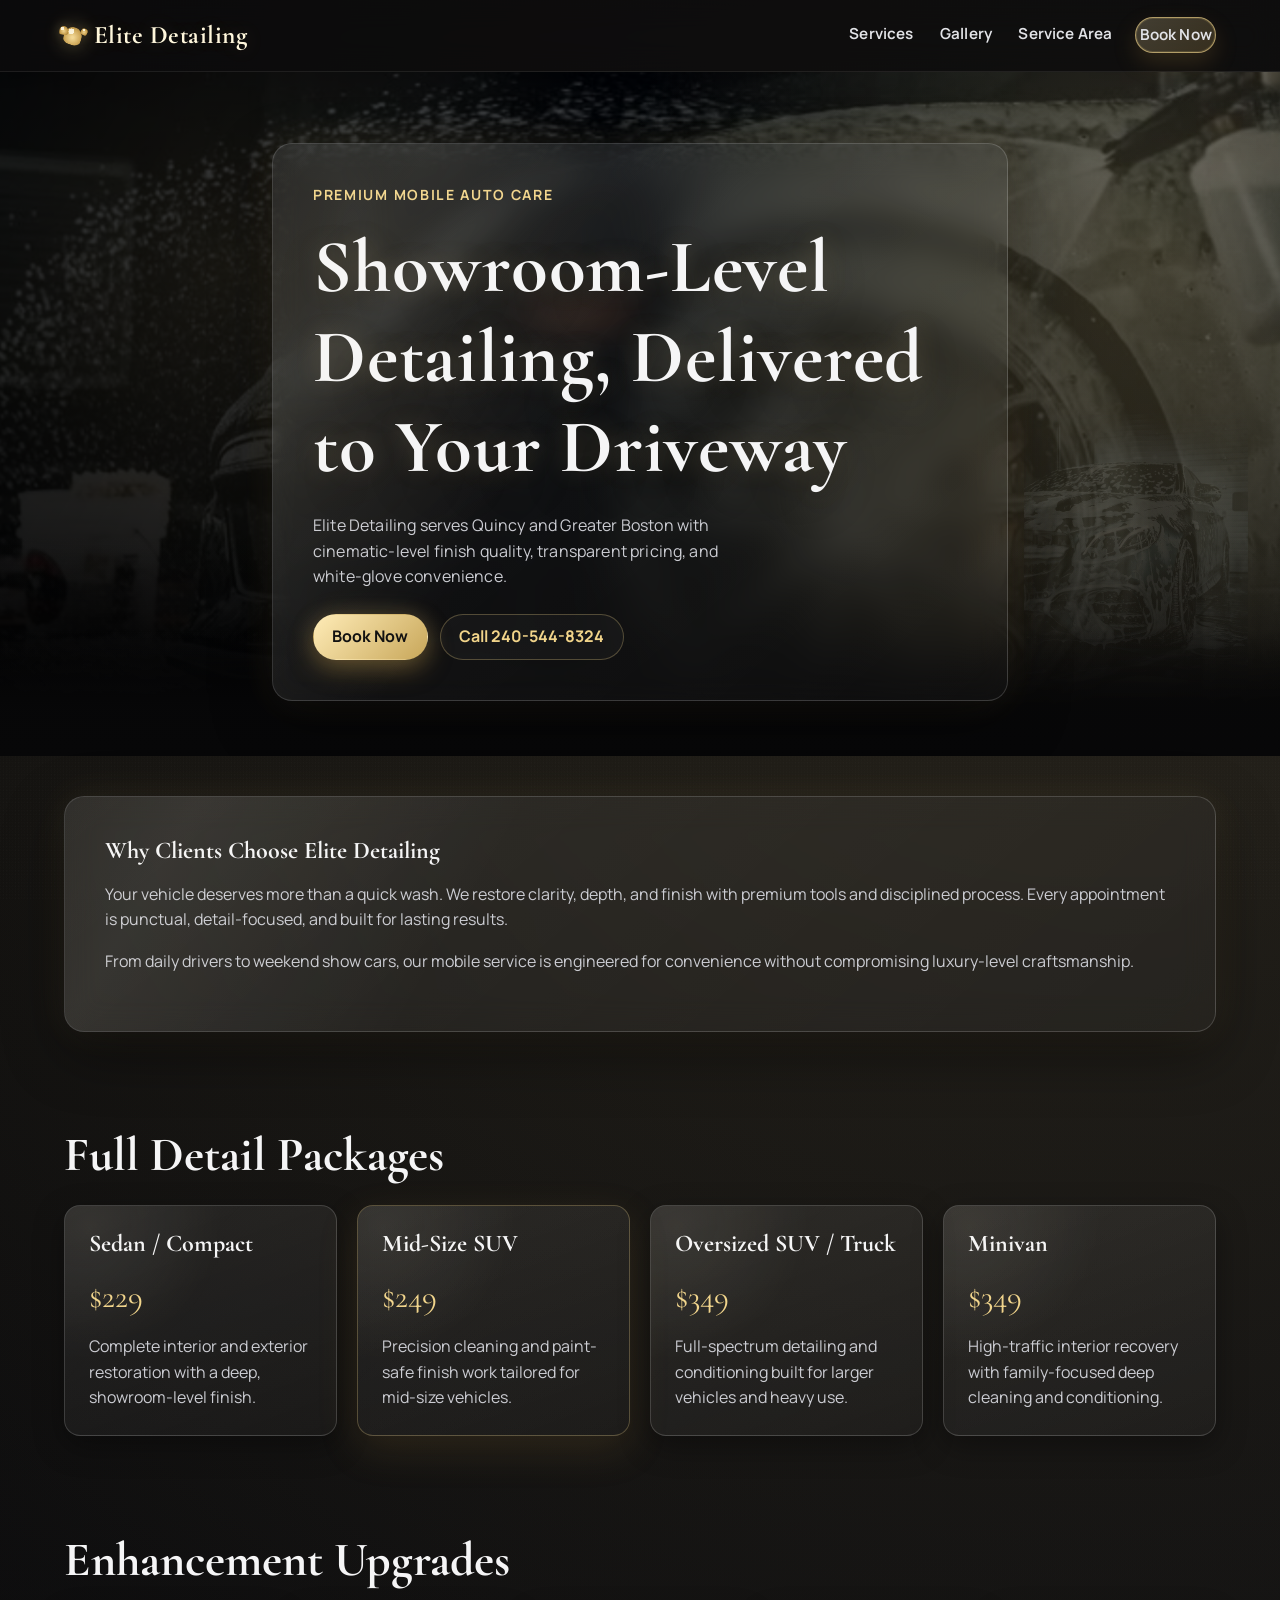
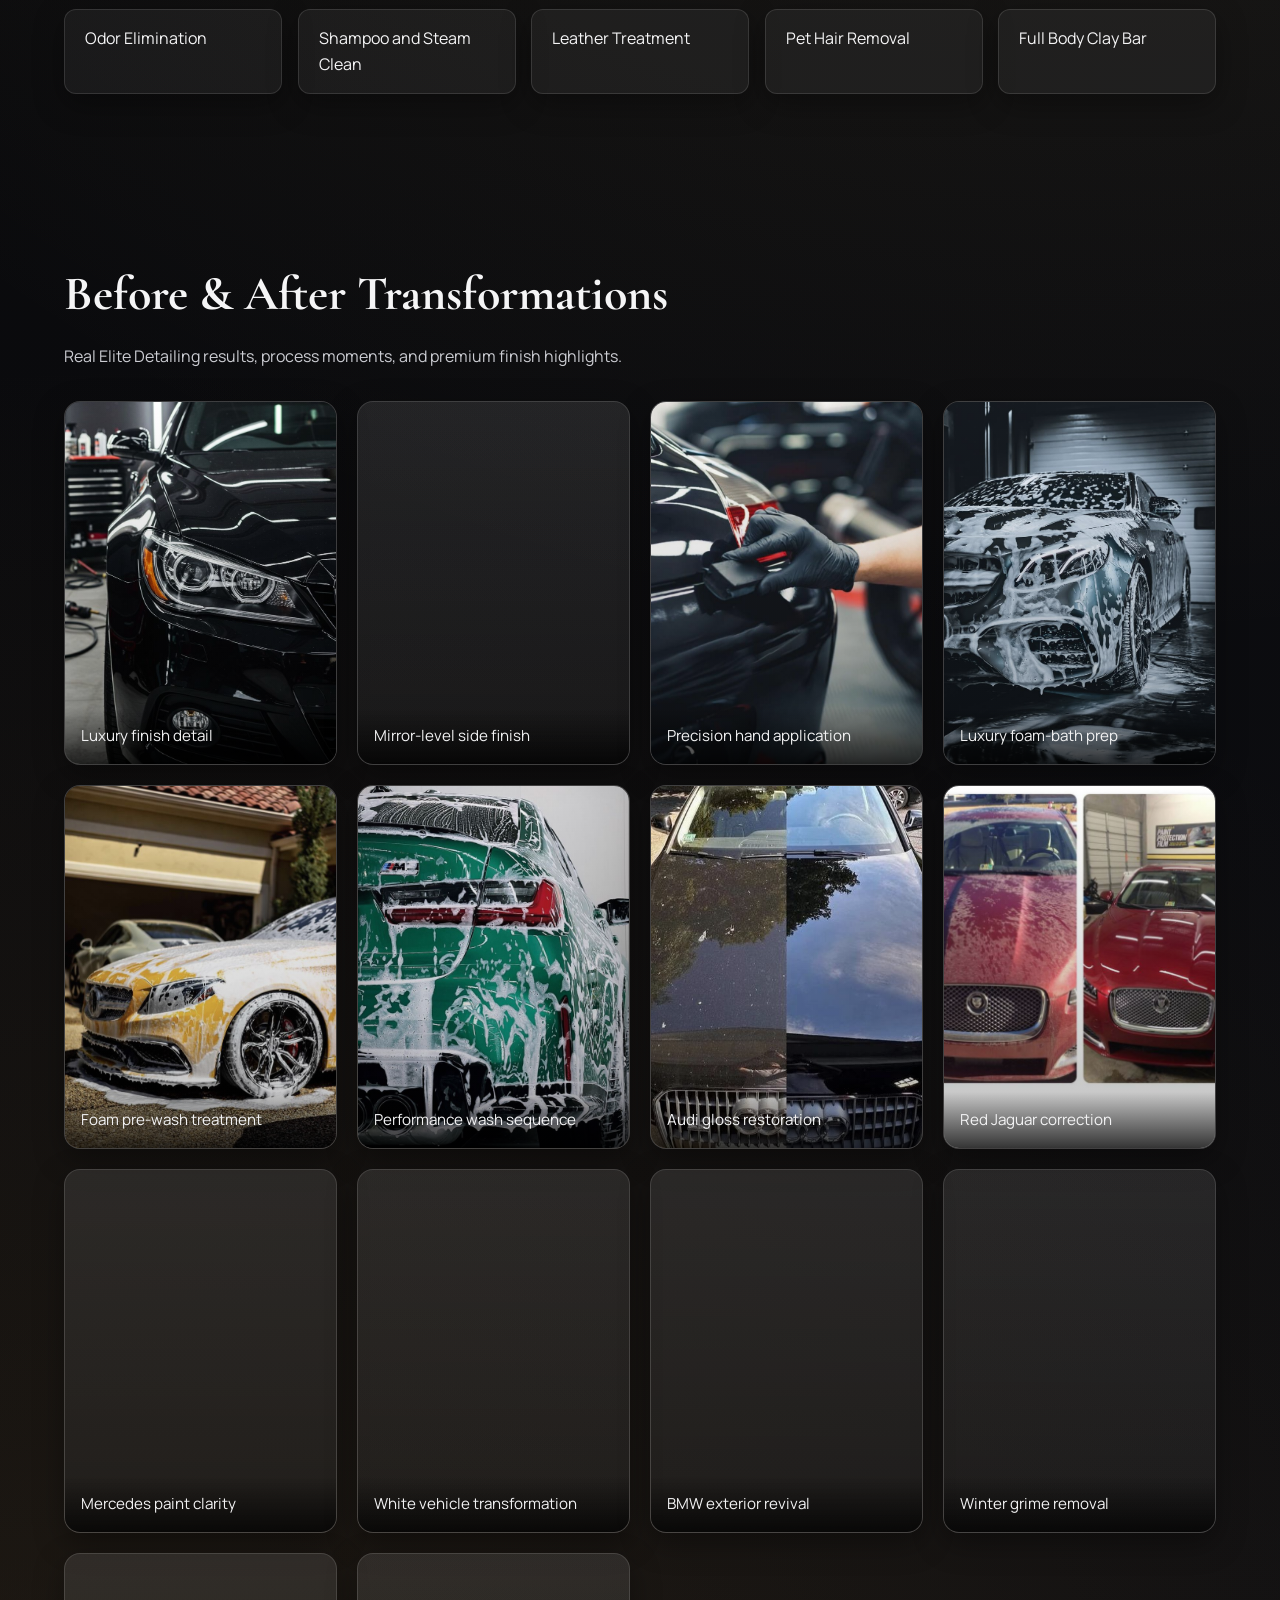
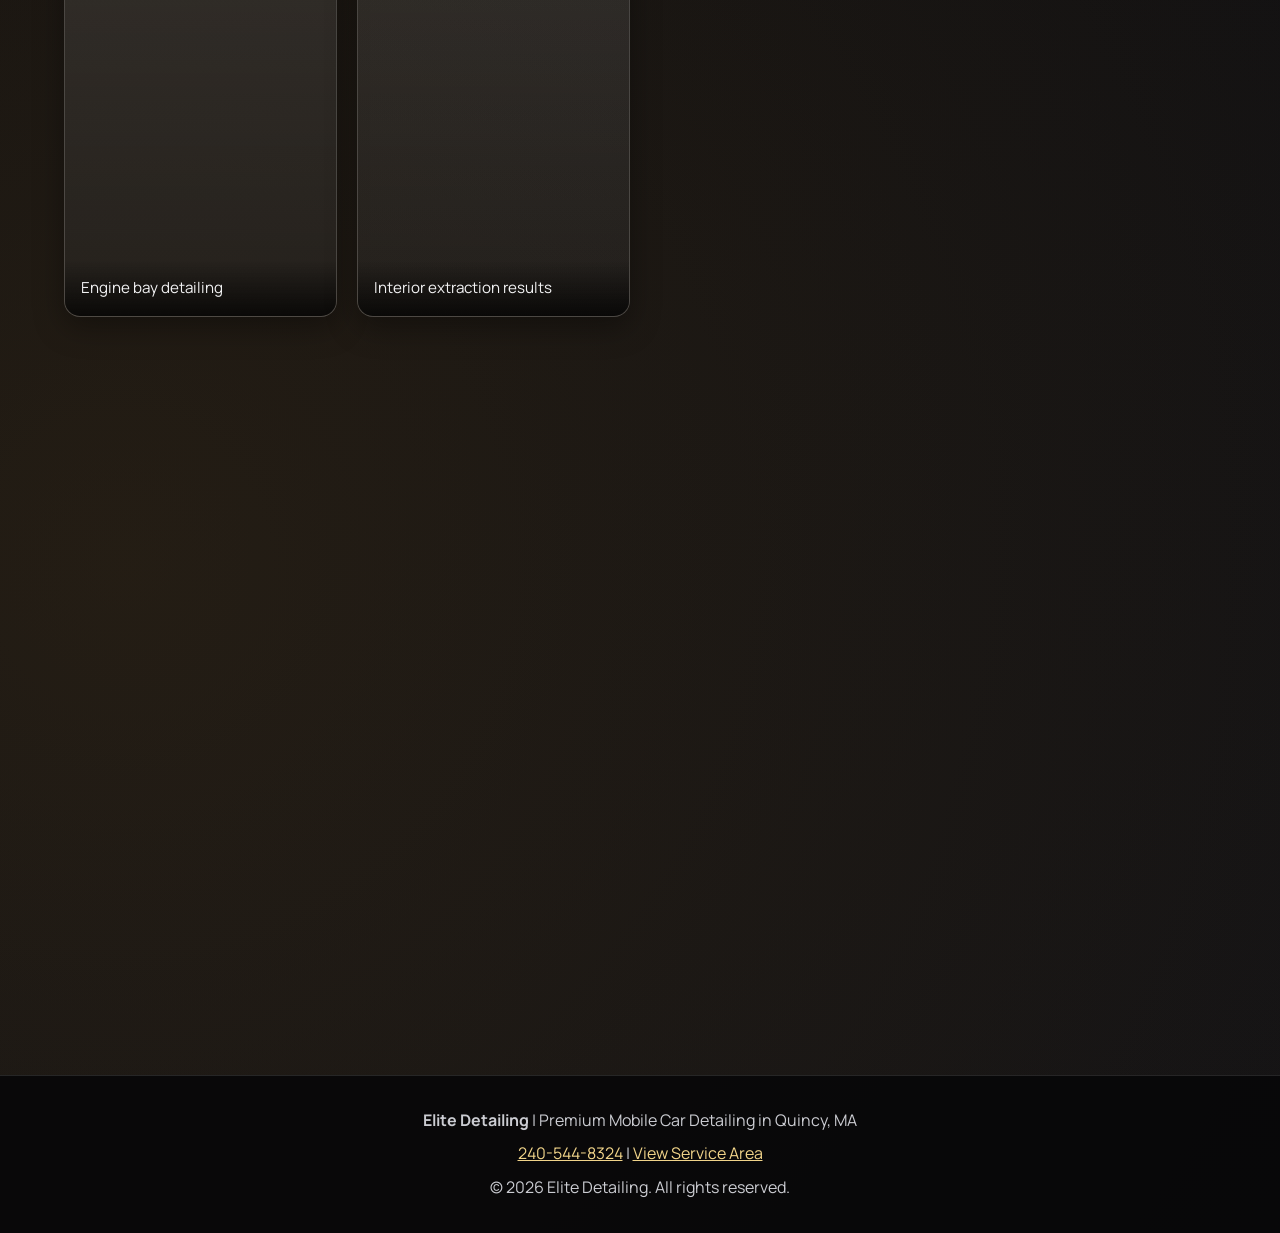
<file: index.html>
<!DOCTYPE html>
<html lang="en">
<head>
  <meta charset="UTF-8">
  <meta name="viewport" content="width=device-width, initial-scale=1">
  <title>Elite Detailing | Premium Mobile Car Detailing in Quincy, MA</title>
  <meta name="description" content="Elite Detailing delivers premium mobile car detailing in Quincy, MA and Greater Boston. Luxury interior and exterior detailing with before/after results.">
  <meta name="robots" content="index,follow">
  <link rel="canonical" href="https://elitedetailingquincy.com/">

  <meta property="og:type" content="website">
  <meta property="og:title" content="Elite Detailing | Premium Mobile Car Detailing in Quincy, MA">
  <meta property="og:description" content="Cinematic, high-end mobile detailing with showroom-level results. Serving Quincy and Greater Boston.">
  <meta property="og:url" content="https://elitedetailingquincy.com/">
  <meta property="og:image" content="https://elitedetailingquincy.com/images/og-elite-detailing.jpg">

  <meta name="twitter:card" content="summary_large_image">
  <meta name="twitter:title" content="Elite Detailing | Premium Mobile Car Detailing in Quincy, MA">
  <meta name="twitter:description" content="Premium mobile car detailing with luxury black-and-gold presentation and trusted local service.">
  <meta name="twitter:image" content="https://elitedetailingquincy.com/images/og-elite-detailing.jpg">

  <link rel="preconnect" href="https://fonts.googleapis.com">
  <link rel="preconnect" href="https://fonts.gstatic.com" crossorigin>
  <link href="https://fonts.googleapis.com/css2?family=Cormorant+Garamond:wght@500;600;700&family=Manrope:wght@400;500;700&display=swap" rel="stylesheet">
  <link rel="stylesheet" href="styles.css">

  <script type="application/ld+json">
    {
      "@context": "https://schema.org",
      "@type": "AutoDetailing",
      "name": "Elite Detailing",
      "url": "https://elitedetailingquincy.com/",
      "telephone": "+1-240-544-8324",
      "image": "https://elitedetailingquincy.com/images/og-elite-detailing.jpg",
      "description": "Premium mobile car detailing in Quincy, MA and surrounding Greater Boston areas.",
      "address": {
        "@type": "PostalAddress",
        "addressLocality": "Quincy",
        "addressRegion": "MA",
        "addressCountry": "US"
      },
      "areaServed": [
        "Quincy",
        "Braintree",
        "Weymouth",
        "Brockton",
        "Boston",
        "Canton",
        "Milton",
        "Dorchester"
      ],
      "priceRange": "$$"
    }
  </script>
</head>

<body>
  <a class="skip-link" href="#main-content">Skip to main content</a>

  <header class="site-header" role="banner" aria-label="Top navigation">
    <div class="container header-inner">
      <a class="brand" href="#top" aria-label="Elite Detailing home">
        <span class="brand-mark" aria-hidden="true"></span>
        <span class="brand-text">Elite Detailing</span>
      </a>

      <nav class="site-nav" aria-label="Primary">
        <a href="#services">Services</a>
        <a href="#gallery">Gallery</a>
        <a href="#service-area">Service Area</a>
        <!-- Final publish update: top-right Book Now button linked to Calendly -->
        <a class="header-book-btn" href="https://calendly.com/fmbamuku-hdu9/30min" target="_blank" rel="noopener noreferrer">Book Now</a>
      </nav>
    </div>
  </header>

  <main id="main-content">
    <section id="top" class="hero" aria-labelledby="hero-title">
      <div class="hero-media" aria-hidden="true">
        <!-- Restored deployed hero background image -->
        <img
          src="images/hero-detailing.jpg"
          alt=""
          width="1920"
          height="1080"
          fetchpriority="high"
          decoding="async"
        >
      </div>
      <div class="decor-accent decor-hero" aria-hidden="true">
        <!-- Decorative accent uses existing gallery image -->
        <img loading="lazy" decoding="async" width="736" height="1308" src="images/gallery-13-silver-mercedes-foam.jpg" alt="">
      </div>
      <div class="hero-overlay" aria-hidden="true"></div>

      <div class="container hero-content glass-panel reveal">
        <p class="eyebrow">Premium Mobile Auto Care</p>
        <h1 id="hero-title">Showroom-Level Detailing, Delivered to Your Driveway</h1>
        <p class="lead">
          Elite Detailing serves Quincy and Greater Boston with cinematic-level finish quality,
          transparent pricing, and white-glove convenience.
        </p>
        <div class="cta-group" id="book">
          <a href="https://calendly.com/fmbamuku-hdu9/30min" class="btn btn-primary" aria-label="Book your detailing appointment" target="_blank" rel="noopener noreferrer">Book Now</a>
          <a href="tel:2405448324" class="btn btn-secondary" aria-label="Call Elite Detailing at 240 544 8324">Call 240-544-8324</a>
        </div>
      </div>
    </section>

    <section class="section" aria-labelledby="why-title">
      <div class="container">
        <article class="glass-panel section-card reveal">
          <h2 id="why-title">Why Clients Choose Elite Detailing</h2>
          <p>
            Your vehicle deserves more than a quick wash. We restore clarity, depth, and finish with
            premium tools and disciplined process. Every appointment is punctual, detail-focused, and
            built for lasting results.
          </p>
          <p>
            From daily drivers to weekend show cars, our mobile service is engineered for convenience
            without compromising luxury-level craftsmanship.
          </p>
        </article>
      </div>
    </section>

    <section id="services" class="section" aria-labelledby="services-title">
      <div class="container">
        <h2 id="services-title" class="section-title reveal">Full Detail Packages</h2>
        <div class="card-grid" role="list" aria-label="Detailing package pricing">
          <a class="card card-link reveal" role="listitem" href="https://calendly.com/fmbamuku-hdu9/30min" target="_blank" rel="noopener noreferrer" aria-label="Book Sedan or Compact detailing package">
            <h3>Sedan / Compact</h3>
            <p class="price">$229</p>
            <p>Complete interior and exterior restoration with a deep, showroom-level finish.</p>
          </a>

          <a class="card card-link featured reveal" role="listitem" href="https://calendly.com/fmbamuku-hdu9/30min" target="_blank" rel="noopener noreferrer" aria-label="Book Mid-Size SUV detailing package">
            <h3>Mid-Size SUV</h3>
            <p class="price">$249</p>
            <p>Precision cleaning and paint-safe finish work tailored for mid-size vehicles.</p>
          </a>

          <a class="card card-link reveal" role="listitem" href="https://calendly.com/fmbamuku-hdu9/30min" target="_blank" rel="noopener noreferrer" aria-label="Book Oversized SUV or Truck detailing package">
            <h3>Oversized SUV / Truck</h3>
            <p class="price">$349</p>
            <p>Full-spectrum detailing and conditioning built for larger vehicles and heavy use.</p>
          </a>

          <a class="card card-link reveal" role="listitem" href="https://calendly.com/fmbamuku-hdu9/30min" target="_blank" rel="noopener noreferrer" aria-label="Book Minivan detailing package">
            <h3>Minivan</h3>
            <p class="price">$349</p>
            <p>High-traffic interior recovery with family-focused deep cleaning and conditioning.</p>
          </a>
        </div>
      </div>
    </section>

    <section class="section" aria-labelledby="upgrades-title">
      <div class="container">
        <h2 id="upgrades-title" class="section-title reveal">Enhancement Upgrades</h2>
        <ul class="upgrade-grid" aria-label="Detailing upgrade services">
          <li class="reveal"><a class="upgrade-link" href="https://calendly.com/fmbamuku-hdu9/30min" target="_blank" rel="noopener noreferrer">Odor Elimination</a></li>
          <li class="reveal"><a class="upgrade-link" href="https://calendly.com/fmbamuku-hdu9/30min" target="_blank" rel="noopener noreferrer">Shampoo and Steam Clean</a></li>
          <li class="reveal"><a class="upgrade-link" href="https://calendly.com/fmbamuku-hdu9/30min" target="_blank" rel="noopener noreferrer">Leather Treatment</a></li>
          <li class="reveal"><a class="upgrade-link" href="https://calendly.com/fmbamuku-hdu9/30min" target="_blank" rel="noopener noreferrer">Pet Hair Removal</a></li>
          <li class="reveal"><a class="upgrade-link" href="https://calendly.com/fmbamuku-hdu9/30min" target="_blank" rel="noopener noreferrer">Full Body Clay Bar</a></li>
          <li class="reveal"><a class="upgrade-link" href="https://calendly.com/fmbamuku-hdu9/30min" target="_blank" rel="noopener noreferrer">Headlight Restoration</a></li>
          <li class="reveal"><a class="upgrade-link" href="https://calendly.com/fmbamuku-hdu9/30min" target="_blank" rel="noopener noreferrer">Premium Hand Wax</a></li>
          <li class="reveal"><a class="upgrade-link" href="https://calendly.com/fmbamuku-hdu9/30min" target="_blank" rel="noopener noreferrer">Extra Fine Polish</a></li>
        </ul>
      </div>
    </section>

    <section id="gallery" class="section" aria-labelledby="gallery-title">
      <div class="container">
        <h2 id="gallery-title" class="section-title reveal">Before &amp; After Transformations</h2>
        <p class="section-intro reveal">
          Real Elite Detailing results, process moments, and premium finish highlights.
        </p>

        <div class="gallery-grid" role="list" aria-label="Elite Detailing work gallery">
          <figure class="gallery-item reveal" role="listitem">
            <!-- Luxury Rank 1: Luxury black car -->
            <a class="gallery-link" href="https://calendly.com/fmbamuku-hdu9/30min" target="_blank" rel="noopener noreferrer">
              <img loading="lazy" decoding="async" width="736" height="1308" src="images/gallery-01-luxury-black-car.jpg" alt="Luxury black car with deep gloss finish under studio lights">
            </a>
            <figcaption>Luxury finish detail</figcaption>
          </figure>

          <figure class="gallery-item reveal" role="listitem">
            <!-- Luxury Rank 2: Premium gloss side profile -->
            <a class="gallery-link" href="https://calendly.com/fmbamuku-hdu9/30min" target="_blank" rel="noopener noreferrer">
              <img loading="lazy" decoding="async" width="704" height="1248" src="images/gallery-09-gloss-side-profile.jpg" alt="Dark vehicle side profile with mirror-like gloss finish">
            </a>
            <figcaption>Mirror-level side finish</figcaption>
          </figure>

          <figure class="gallery-item reveal" role="listitem">
            <!-- Luxury Rank 3: Detailing hand applying product -->
            <a class="gallery-link" href="https://calendly.com/fmbamuku-hdu9/30min" target="_blank" rel="noopener noreferrer">
              <img loading="lazy" decoding="async" width="736" height="1308" src="images/gallery-02-hand-applying-product.jpg" alt="Detailer applying finishing product by hand on a dark vehicle">
            </a>
            <figcaption>Precision hand application</figcaption>
          </figure>

          <figure class="gallery-item reveal" role="listitem">
            <!-- Luxury Rank 4: Silver Mercedes foam wash -->
            <a class="gallery-link" href="https://calendly.com/fmbamuku-hdu9/30min" target="_blank" rel="noopener noreferrer">
              <img loading="lazy" decoding="async" width="736" height="1308" src="images/gallery-13-silver-mercedes-foam.jpg" alt="Silver Mercedes in foam wash bay before hand-detailing stage">
            </a>
            <figcaption>Luxury foam-bath prep</figcaption>
          </figure>

          <figure class="gallery-item reveal" role="listitem">
            <!-- Luxury Rank 5: Yellow Mercedes foam wash -->
            <a class="gallery-link" href="https://calendly.com/fmbamuku-hdu9/30min" target="_blank" rel="noopener noreferrer">
              <img loading="lazy" decoding="async" width="736" height="736" src="images/gallery-12-yellow-mercedes-foam.jpg" alt="Yellow Mercedes covered in foam during premium wash service">
            </a>
            <figcaption>Foam pre-wash treatment</figcaption>
          </figure>

          <figure class="gallery-item reveal" role="listitem">
            <!-- Luxury Rank 6: Green BMW foam wash -->
            <a class="gallery-link" href="https://calendly.com/fmbamuku-hdu9/30min" target="_blank" rel="noopener noreferrer">
              <img loading="lazy" decoding="async" width="704" height="1248" src="images/gallery-14-green-bmw-foam.jpg" alt="Green BMW rear view covered in foam during deep exterior wash">
            </a>
            <figcaption>Performance wash sequence</figcaption>
          </figure>

          <figure class="gallery-item reveal" role="listitem">
            <!-- Luxury Rank 7: Audi before/after -->
            <a class="gallery-link" href="https://calendly.com/fmbamuku-hdu9/30min" target="_blank" rel="noopener noreferrer">
              <img loading="lazy" decoding="async" width="736" height="574" src="images/gallery-05-audi-before-after.jpg" alt="Audi hood before and after polish with clear reflection">
            </a>
            <figcaption>Audi gloss restoration</figcaption>
          </figure>

          <figure class="gallery-item reveal" role="listitem">
            <!-- Luxury Rank 8: Red Jaguar before/after -->
            <a class="gallery-link" href="https://calendly.com/fmbamuku-hdu9/30min" target="_blank" rel="noopener noreferrer">
              <img loading="lazy" decoding="async" width="736" height="736" src="images/gallery-03-red-jaguar-before-after.jpg" alt="Red Jaguar before and after exterior restoration">
            </a>
            <figcaption>Red Jaguar correction</figcaption>
          </figure>

          <figure class="gallery-item reveal" role="listitem">
            <!-- Luxury Rank 9: Mercedes before/after -->
            <a class="gallery-link" href="https://calendly.com/fmbamuku-hdu9/30min" target="_blank" rel="noopener noreferrer">
              <img loading="lazy" decoding="async" width="736" height="736" src="images/gallery-07-mercedes-before-after.jpg" alt="Black Mercedes hood before and after paint correction">
            </a>
            <figcaption>Mercedes paint clarity</figcaption>
          </figure>

          <figure class="gallery-item reveal" role="listitem">
            <!-- Luxury Rank 10: White car before/after -->
            <a class="gallery-link" href="https://calendly.com/fmbamuku-hdu9/30min" target="_blank" rel="noopener noreferrer">
              <img loading="lazy" decoding="async" width="736" height="736" src="images/gallery-04-white-car-before-after.jpg" alt="White SUV front end before and after detailing">
            </a>
            <figcaption>White vehicle transformation</figcaption>
          </figure>

          <figure class="gallery-item reveal" role="listitem">
            <!-- Luxury Rank 11: BMW before/after -->
            <a class="gallery-link" href="https://calendly.com/fmbamuku-hdu9/30min" target="_blank" rel="noopener noreferrer">
              <img loading="lazy" decoding="async" width="736" height="736" src="images/gallery-10-bmw-before-after.jpg" alt="Gray BMW before and after exterior detail correction">
            </a>
            <figcaption>BMW exterior revival</figcaption>
          </figure>

          <figure class="gallery-item reveal" role="listitem">
            <!-- Luxury Rank 12: Blue Subaru before/after -->
            <a class="gallery-link" href="https://calendly.com/fmbamuku-hdu9/30min" target="_blank" rel="noopener noreferrer">
              <img loading="lazy" decoding="async" width="736" height="1308" src="images/gallery-06-blue-subaru-before-after.jpg" alt="Blue Subaru before and after mobile detailing service">
            </a>
            <figcaption>Winter grime removal</figcaption>
          </figure>

          <figure class="gallery-item reveal" role="listitem">
            <!-- Luxury Rank 13: Engine bay detailing -->
            <a class="gallery-link" href="https://calendly.com/fmbamuku-hdu9/30min" target="_blank" rel="noopener noreferrer">
              <img loading="lazy" decoding="async" width="736" height="1308" src="images/gallery-11-engine-bay-detail.jpg" alt="Engine bay cleaning with brush and foam for precision detailing">
            </a>
            <figcaption>Engine bay detailing</figcaption>
          </figure>

          <figure class="gallery-item reveal" role="listitem">
            <!-- Luxury Rank 14: Interior seat before/after -->
            <a class="gallery-link" href="https://calendly.com/fmbamuku-hdu9/30min" target="_blank" rel="noopener noreferrer">
              <img loading="lazy" decoding="async" width="736" height="736" src="images/gallery-08-seat-before-after.jpg" alt="Car seat upholstery before and after deep extraction cleaning">
            </a>
            <figcaption>Interior extraction results</figcaption>
          </figure>
        </div>
      </div>
    </section>

    <section id="service-area" class="section" aria-labelledby="area-title">
      <div class="container">
        <article class="glass-panel section-card reveal">
          <h2 id="area-title">Proudly Serving Quincy &amp; Greater Boston</h2>
          <p>
            Quincy, Braintree, Weymouth, Brockton, Boston, Hanover, Canton, Dorchester, Milton,
            and nearby communities.
          </p>
          <p>
            Looking for recurring service? Ask about monthly maintenance plans for year-round protection.
          </p>
        </article>
      </div>
    </section>

    <section class="section section-cta" aria-labelledby="cta-title">
      <div class="container">
        <div class="glass-panel cta-panel reveal">
          <h2 id="cta-title">Ready for a Showroom Finish?</h2>
          <p>Reserve your premium mobile detail today and drive clean with confidence.</p>
          <div class="cta-group">
            <a href="https://calendly.com/fmbamuku-hdu9/30min" class="btn btn-primary" target="_blank" rel="noopener noreferrer">Book Now</a>
            <a href="tel:2405448324" class="btn btn-secondary">Call 240-544-8324</a>
          </div>
        </div>
      </div>
    </section>
  </main>

  <footer class="site-footer" role="contentinfo">
    <div class="container footer-inner">
      <p><strong>Elite Detailing</strong> | Premium Mobile Car Detailing in Quincy, MA</p>
      <p>
        <a href="tel:2405448324">240-544-8324</a>
        <span aria-hidden="true">|</span>
        <a href="#service-area">View Service Area</a>
      </p>
      <p>&copy; 2026 Elite Detailing. All rights reserved.</p>
    </div>
  </footer>

  <script>
    (function () {
      var prefersReducedMotion = window.matchMedia('(prefers-reduced-motion: reduce)').matches;
      if (prefersReducedMotion || !('IntersectionObserver' in window)) {
        document.documentElement.classList.add('no-motion');
        return;
      }

      var revealNodes = document.querySelectorAll('.reveal');
      var observer = new IntersectionObserver(function (entries, obs) {
        for (var i = 0; i < entries.length; i += 1) {
          if (entries[i].isIntersecting) {
            entries[i].target.classList.add('is-visible');
            obs.unobserve(entries[i].target);
          }
        }
      }, { threshold: 0.15, rootMargin: '0px 0px -10% 0px' });

      for (var j = 0; j < revealNodes.length; j += 1) {
        observer.observe(revealNodes[j]);
      }
    })();
  </script>
</body>
</html>
</file>
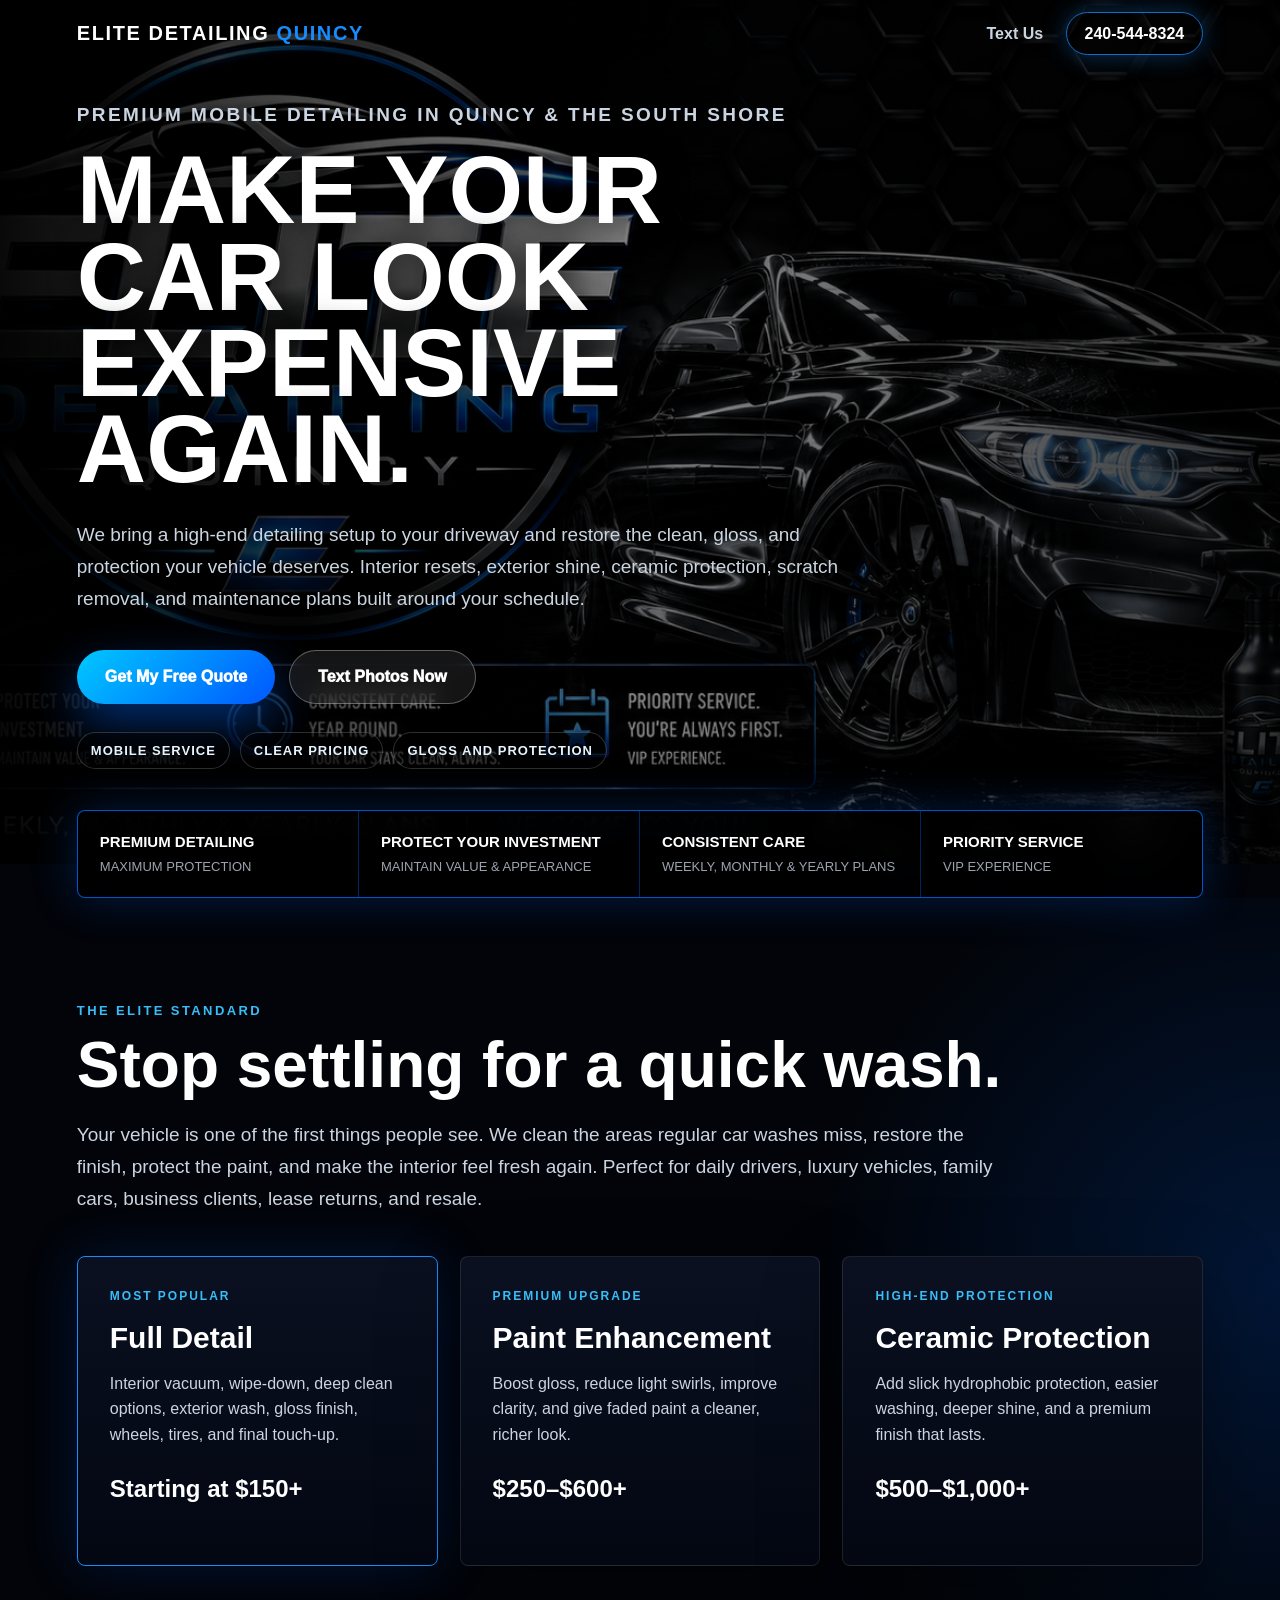
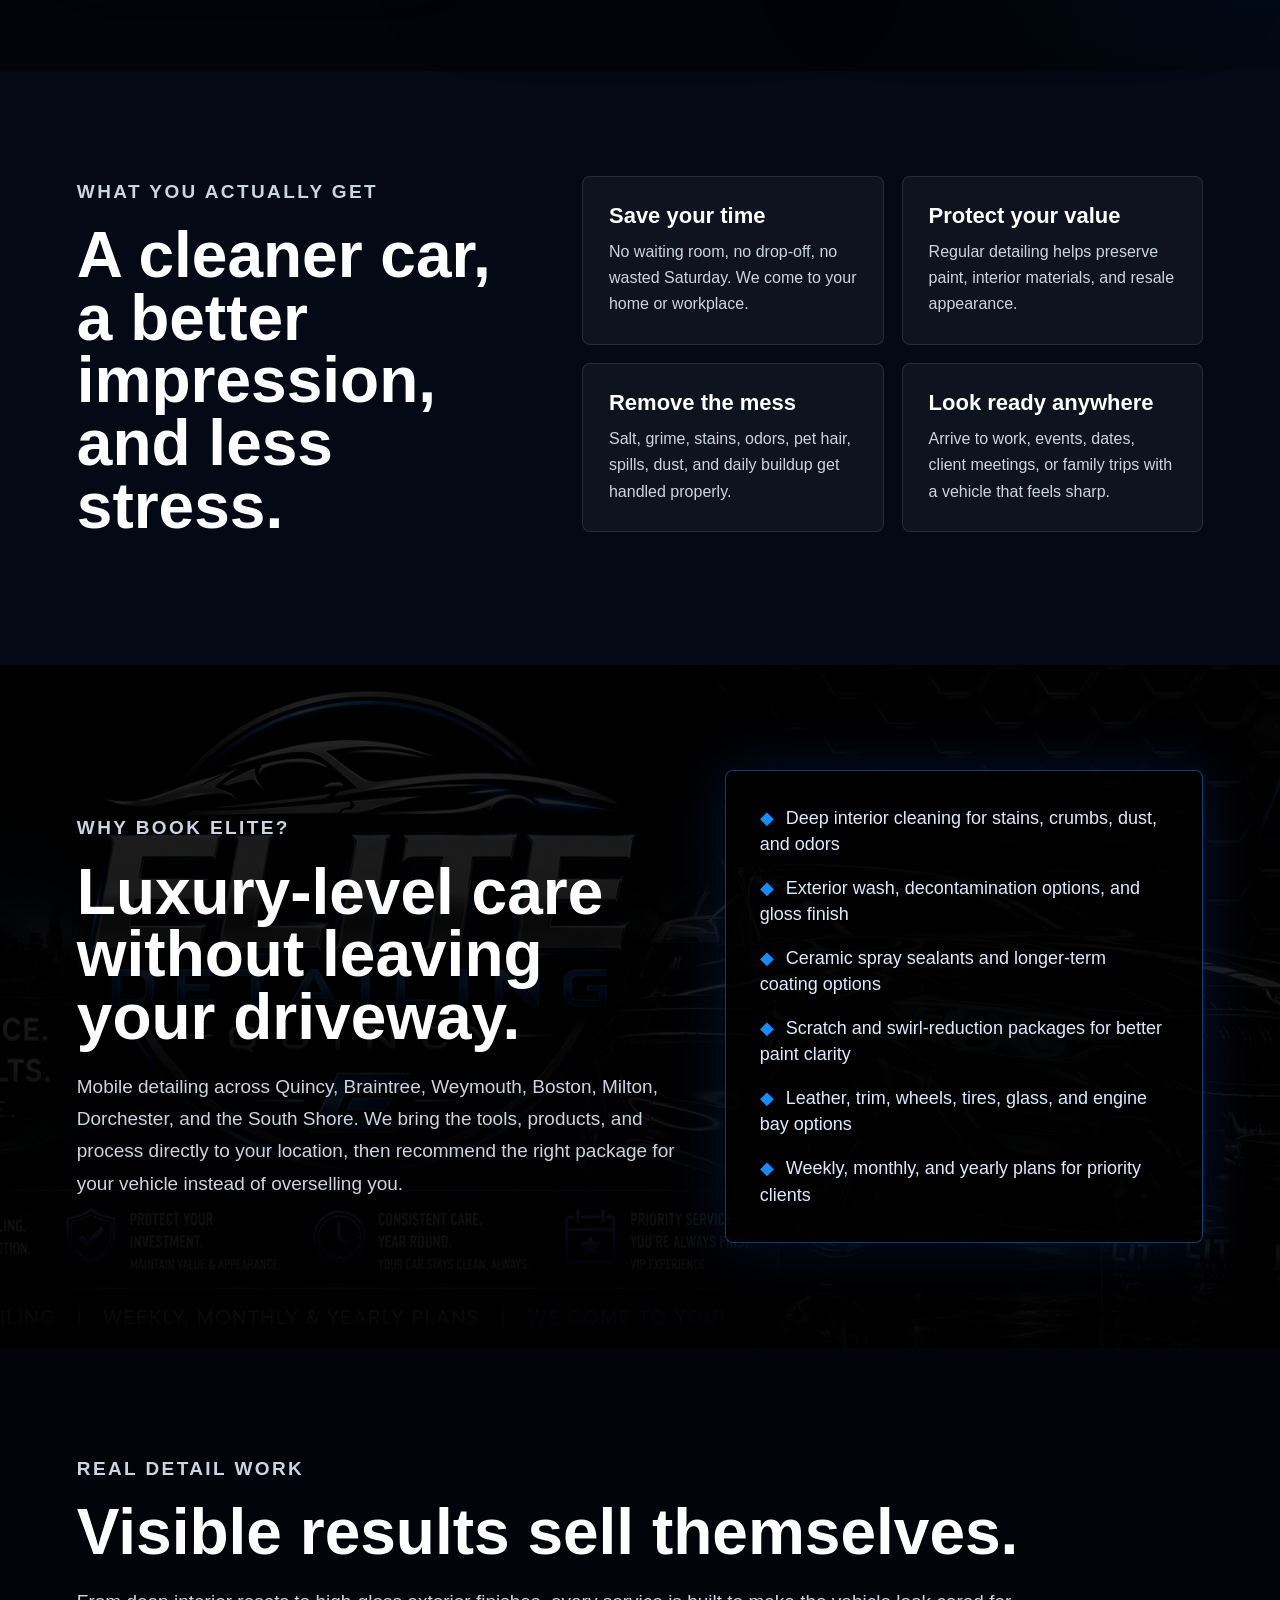
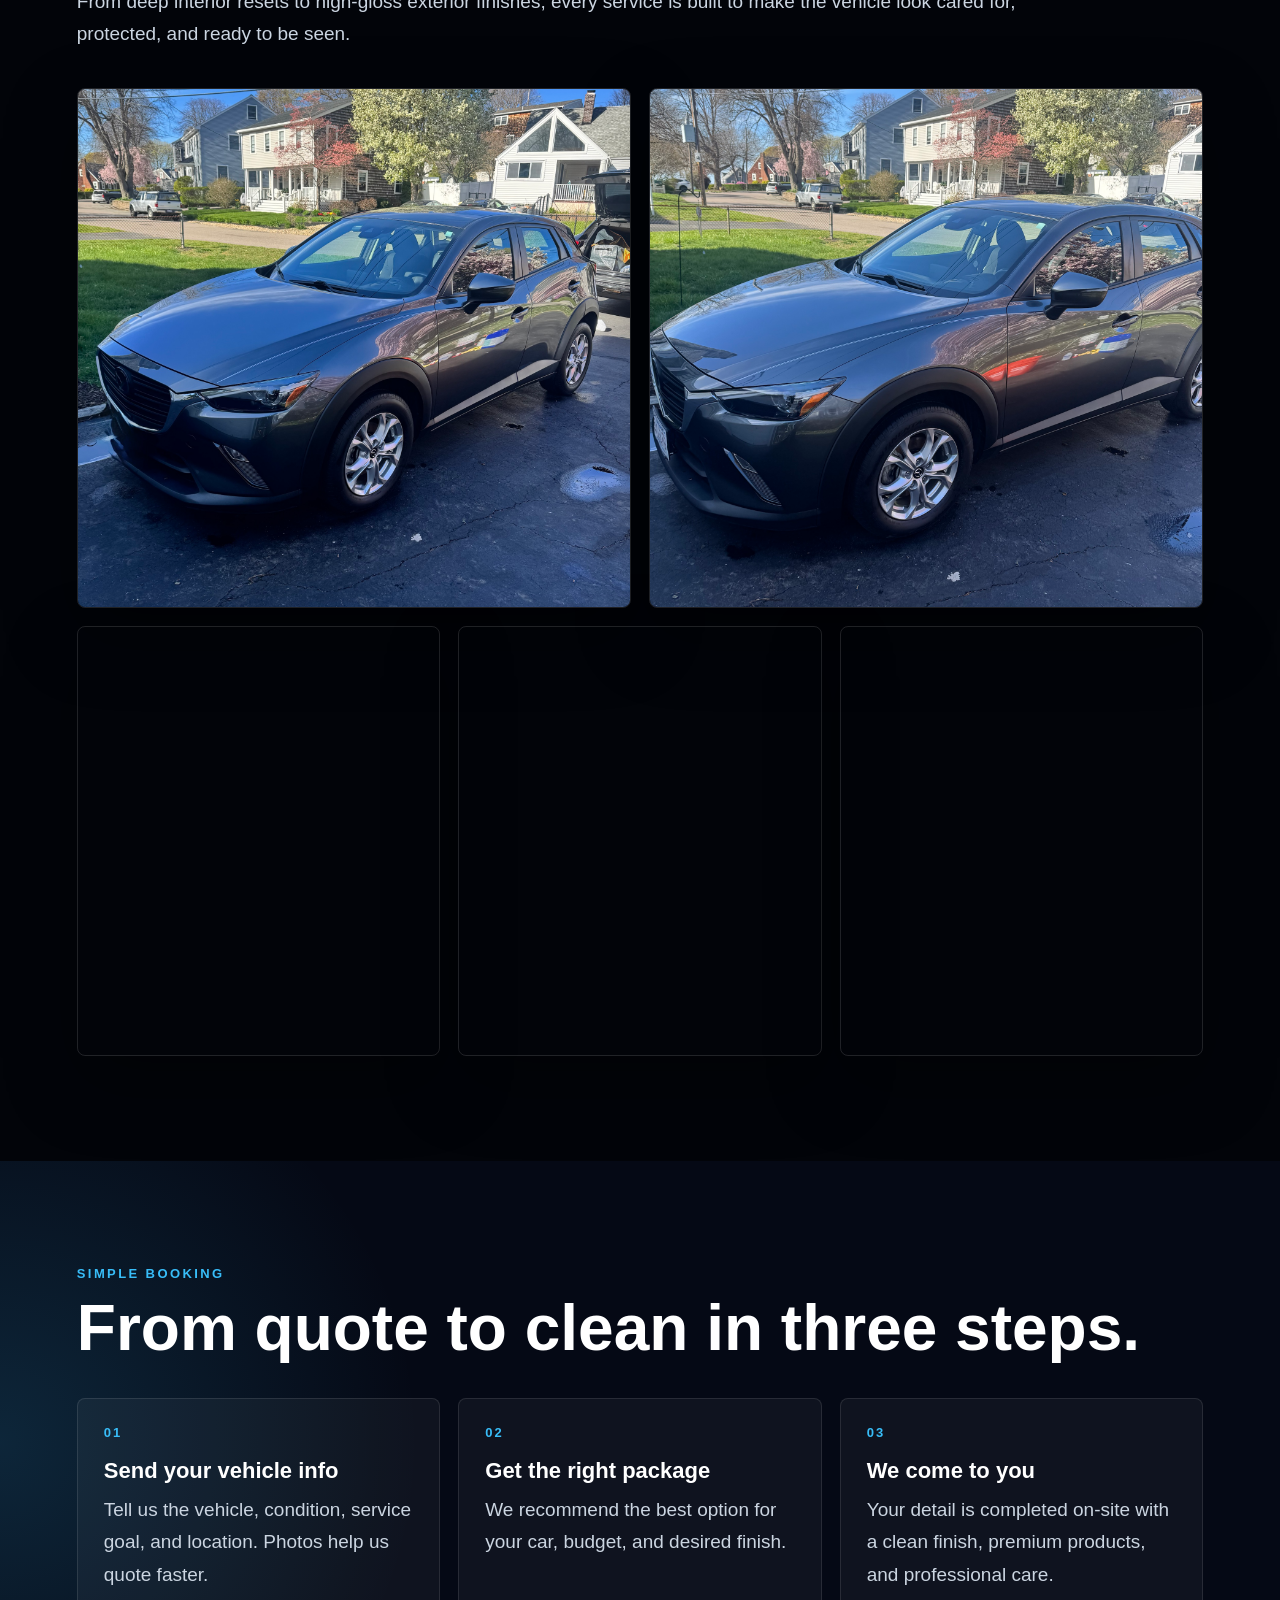
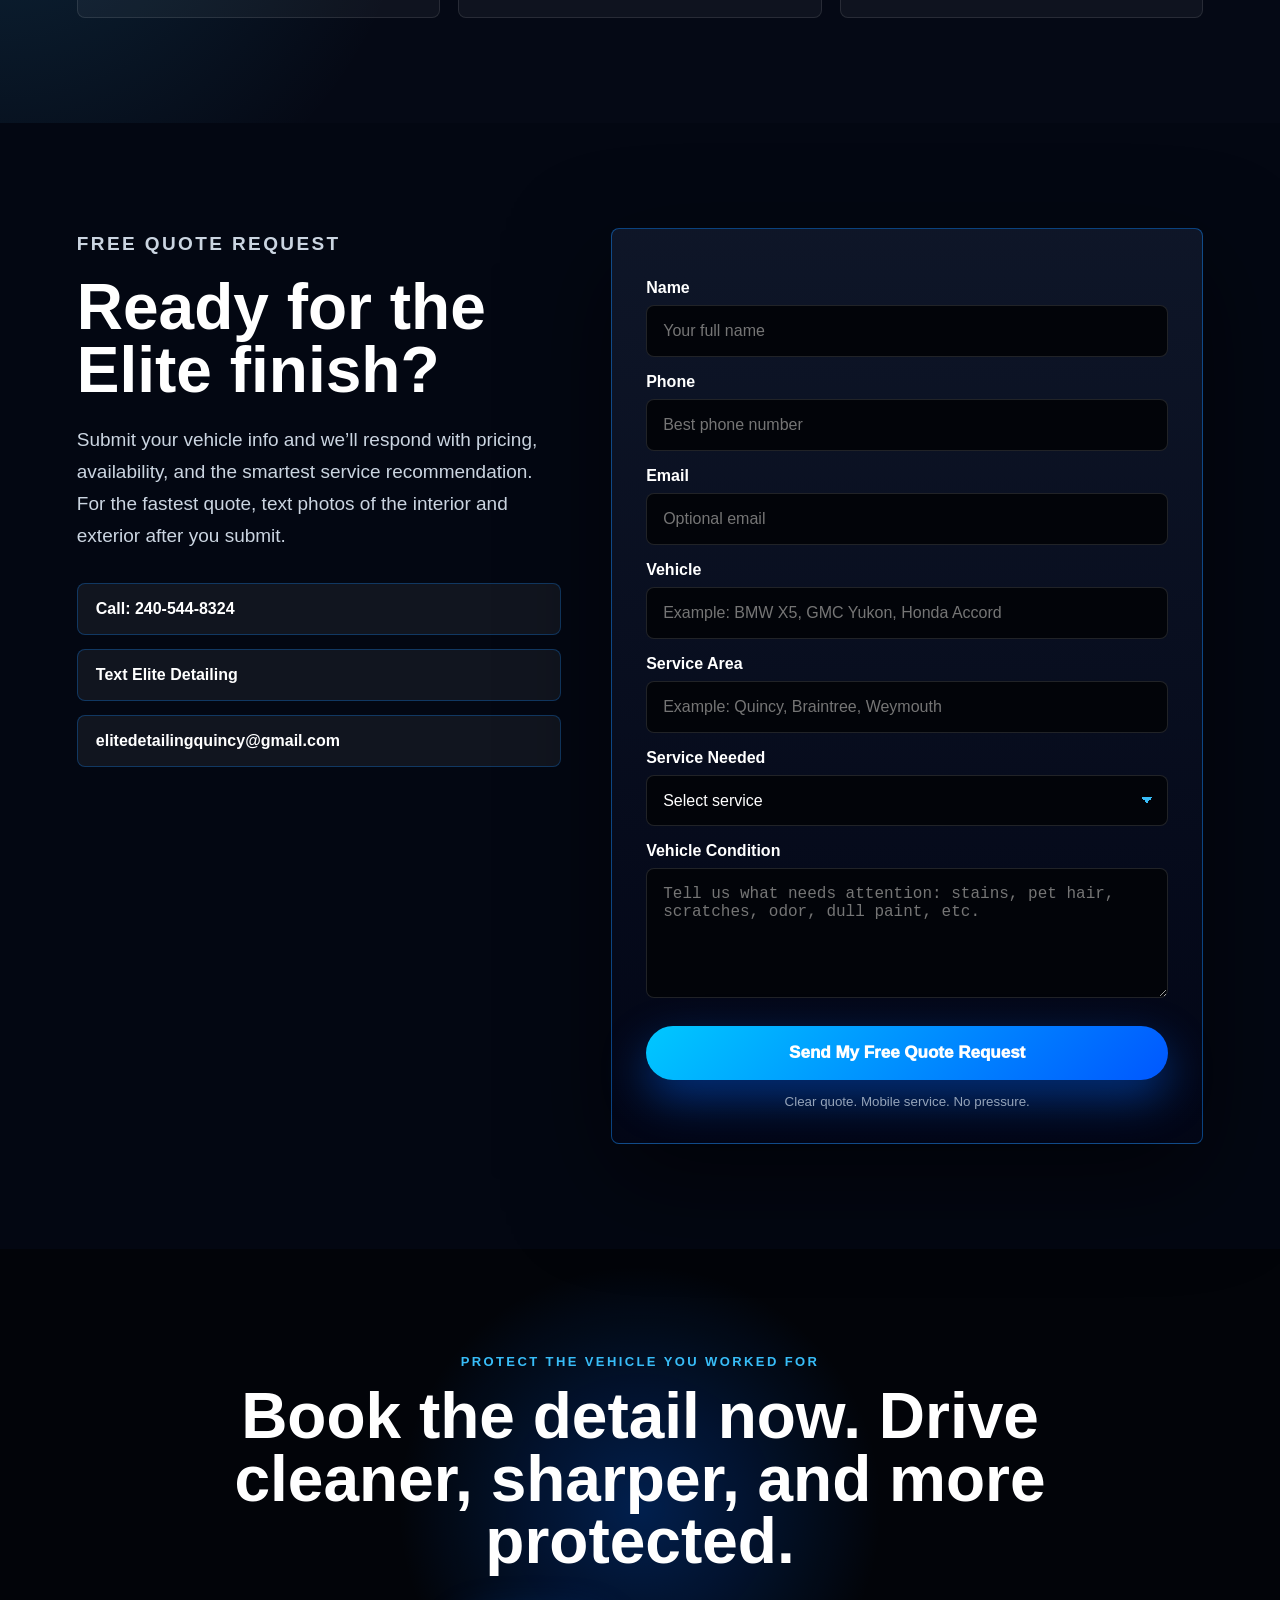
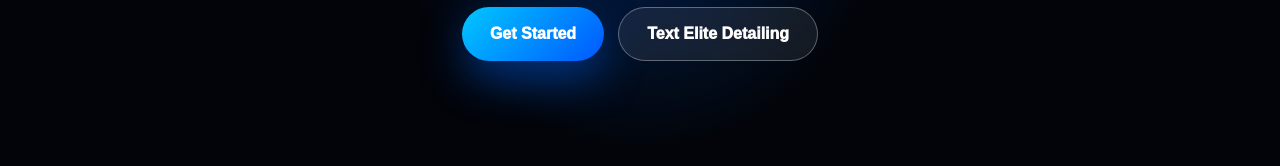
<file: Quote/quote.html>
<!DOCTYPE html>
<html lang="en">
<head>
  <meta charset="UTF-8" />
  <meta name="viewport" content="width=device-width, initial-scale=1.0, viewport-fit=cover" />
  <meta
    name="description"
    content="Elite Detailing Quincy provides premium mobile car detailing, ceramic protection, paint enhancement, and interior deep cleaning across Quincy and the South Shore. Request a free quote today."
  />
  <title>Elite Detailing Quincy | Free Quote</title>
  <link rel="stylesheet" href="quote.css" />
</head>
<body>

  <header class="hero">
    <nav>
      <a href="../index.html" class="logo">ELITE DETAILING <span>QUINCY</span></a>
      <div>
        <a href="sms:2405448324?body=Hi%20Elite%20Detailing%20Quincy%2C%20I%20want%20a%20free%20quote." class="nav-text">Text Us</a>
        <a href="tel:2405448324" class="nav-btn">240-544-8324</a>
      </div>
    </nav>

    <div class="hero-overlay">
      <div class="hero-content">
        <p class="eyebrow">Premium Mobile Detailing in Quincy & the South Shore</p>
        <h1>Make your car look expensive again.</h1>
        <p>
          We bring a high-end detailing setup to your driveway and restore the clean, gloss,
          and protection your vehicle deserves. Interior resets, exterior shine, ceramic
          protection, scratch removal, and maintenance plans built around your schedule.
        </p>

        <div class="buttons">
          <a href="#quote" class="btn primary">Get My Free Quote</a>
          <a href="sms:2405448324?body=Hi%20Elite%20Detailing%20Quincy%2C%20I%20want%20a%20free%20quote." class="btn secondary">Text Photos Now</a>
        </div>

        <div class="hero-proof" aria-label="Elite Detailing Quincy highlights">
          <span>Mobile service</span>
          <span>Clear pricing</span>
          <span>Gloss and protection</span>
        </div>
      </div>
    </div>
  </header>

  <section class="elite-bar">
    <div>
      <strong>Premium Detailing</strong>
      <span>Maximum Protection</span>
    </div>
    <div>
      <strong>Protect Your Investment</strong>
      <span>Maintain Value & Appearance</span>
    </div>
    <div>
      <strong>Consistent Care</strong>
      <span>Weekly, Monthly & Yearly Plans</span>
    </div>
    <div>
      <strong>Priority Service</strong>
      <span>VIP Experience</span>
    </div>
  </section>

  <section class="section">
    <p class="eyebrow">The Elite Standard</p>
    <h2>Stop settling for a quick wash.</h2>
    <p class="section-text">
      Your vehicle is one of the first things people see. We clean the areas regular car washes
      miss, restore the finish, protect the paint, and make the interior feel fresh again. Perfect
      for daily drivers, luxury vehicles, family cars, business clients, lease returns, and resale.
    </p>

    <div class="cards">
      <div class="card blue">
        <p>Most Popular</p>
        <h3>Full Detail</h3>
        <span>Interior vacuum, wipe-down, deep clean options, exterior wash, gloss finish, wheels, tires, and final touch-up.</span>
        <strong>Starting at $150+</strong>
      </div>

      <div class="card">
        <p>Premium Upgrade</p>
        <h3>Paint Enhancement</h3>
        <span>Boost gloss, reduce light swirls, improve clarity, and give faded paint a cleaner, richer look.</span>
        <strong>$250–$600+</strong>
      </div>

      <div class="card">
        <p>High-End Protection</p>
        <h3>Ceramic Protection</h3>
        <span>Add slick hydrophobic protection, easier washing, deeper shine, and a premium finish that lasts.</span>
        <strong>$500–$1,000+</strong>
      </div>
    </div>
  </section>

  <section class="proof-section" aria-label="Detailing benefits">
    <div class="proof-copy">
      <p class="eyebrow">What You Actually Get</p>
      <h2>A cleaner car, a better impression, and less stress.</h2>
    </div>

    <div class="benefits">
      <div>
        <strong>Save your time</strong>
        <span>No waiting room, no drop-off, no wasted Saturday. We come to your home or workplace.</span>
      </div>
      <div>
        <strong>Protect your value</strong>
        <span>Regular detailing helps preserve paint, interior materials, and resale appearance.</span>
      </div>
      <div>
        <strong>Remove the mess</strong>
        <span>Salt, grime, stains, odors, pet hair, spills, dust, and daily buildup get handled properly.</span>
      </div>
      <div>
        <strong>Look ready anywhere</strong>
        <span>Arrive to work, events, dates, client meetings, or family trips with a vehicle that feels sharp.</span>
      </div>
    </div>
  </section>

  <section class="split">
    <div>
      <p class="eyebrow">Why Book Elite?</p>
      <h2>Luxury-level care without leaving your driveway.</h2>
      <p>
        Mobile detailing across Quincy, Braintree, Weymouth, Boston, Milton, Dorchester,
        and the South Shore. We bring the tools, products, and process directly to your location,
        then recommend the right package for your vehicle instead of overselling you.
      </p>
    </div>

    <div class="feature-box">
      <ul>
        <li>Deep interior cleaning for stains, crumbs, dust, and odors</li>
        <li>Exterior wash, decontamination options, and gloss finish</li>
        <li>Ceramic spray sealants and longer-term coating options</li>
        <li>Scratch and swirl-reduction packages for better paint clarity</li>
        <li>Leather, trim, wheels, tires, glass, and engine bay options</li>
        <li>Weekly, monthly, and yearly plans for priority clients</li>
      </ul>
    </div>
  </section>

  <section class="gallery-proof">
    <div class="proof-copy">
      <p class="eyebrow">Real Detail Work</p>
      <h2>Visible results sell themselves.</h2>
      <p class="section-text">
        From deep interior resets to high-gloss exterior finishes, every service is built to make
        the vehicle look cared for, protected, and ready to be seen.
      </p>
    </div>

    <div class="gallery-grid">
      <img src="images/elite-detail-01.jpg" alt="Elite Detailing Quincy mobile detailing result" loading="lazy" decoding="async">
      <img src="images/elite-detail-02.jpg" alt="Detailed vehicle finish by Elite Detailing Quincy" loading="lazy" decoding="async">
      <img src="images/elite-detail-03.jpg" alt="Premium car detailing result in Quincy" loading="lazy" decoding="async">
      <img src="images/elite-detail-04.jpg" alt="Clean vehicle after mobile detailing service" loading="lazy" decoding="async">
      <img src="images/elite-detail-05.jpg" alt="Glossy detailed vehicle by Elite Detailing Quincy" loading="lazy" decoding="async">
    </div>
  </section>

  <section class="process">
    <p class="eyebrow">Simple Booking</p>
    <h2>From quote to clean in three steps.</h2>

    <div class="steps">
      <div>
        <span>01</span>
        <strong>Send your vehicle info</strong>
        <p>Tell us the vehicle, condition, service goal, and location. Photos help us quote faster.</p>
      </div>
      <div>
        <span>02</span>
        <strong>Get the right package</strong>
        <p>We recommend the best option for your car, budget, and desired finish.</p>
      </div>
      <div>
        <span>03</span>
        <strong>We come to you</strong>
        <p>Your detail is completed on-site with a clean finish, premium products, and professional care.</p>
      </div>
    </div>
  </section>

  <section class="quote" id="quote">
    <div class="quote-copy">
      <p class="eyebrow">Free Quote Request</p>
      <h2>Ready for the Elite finish?</h2>
      <p>
        Submit your vehicle info and we’ll respond with pricing, availability,
        and the smartest service recommendation. For the fastest quote, text photos of the interior
        and exterior after you submit.
      </p>

      <div class="contact">
        <a href="tel:2405448324">Call: 240-544-8324</a>
        <a href="sms:2405448324">Text Elite Detailing</a>
        <a href="mailto:elitedetailingquincy@gmail.com">elitedetailingquincy@gmail.com</a>
      </div>
    </div>

    <form action="https://formsubmit.co/elitedetailingquincy@gmail.com" method="POST">
      <input type="hidden" name="_subject" value="New Free Quote Request - Elite Detailing Quincy">
      <input type="hidden" name="_captcha" value="false">

      <label>Name</label>
      <input type="text" name="Name" placeholder="Your full name" required>

      <label>Phone</label>
      <input type="tel" name="Phone" placeholder="Best phone number" required>

      <label>Email</label>
      <input type="email" name="Email" placeholder="Optional email">

      <label>Vehicle</label>
      <input type="text" name="Vehicle" placeholder="Example: BMW X5, GMC Yukon, Honda Accord" required>

      <label>Service Area</label>
      <input type="text" name="Service Area" placeholder="Example: Quincy, Braintree, Weymouth" required>

      <label>Service Needed</label>
      <select name="Service Needed" required>
        <option value="">Select service</option>
        <option>Full Interior & Exterior Detail</option>
        <option>Interior Deep Clean</option>
        <option>Exterior Wash + Ceramic Sealant</option>
        <option>Scratch Removal</option>
        <option>Paint Enhancement</option>
        <option>Ceramic Protection</option>
        <option>Maintenance Plan</option>
        <option>Not Sure Yet</option>
      </select>

      <label>Vehicle Condition</label>
      <textarea name="Vehicle Condition" placeholder="Tell us what needs attention: stains, pet hair, scratches, odor, dull paint, etc." required></textarea>

      <button type="submit">Send My Free Quote Request</button>
      <small>Clear quote. Mobile service. No pressure.</small>
    </form>
  </section>

  <section class="closing">
    <p class="eyebrow">Protect the vehicle you worked for</p>
    <h2>Book the detail now. Drive cleaner, sharper, and more protected.</h2>
    <div class="buttons center">
      <a href="#quote" class="btn primary">Get Started</a>
      <a href="sms:2405448324?body=Hi%20Elite%20Detailing%20Quincy%2C%20I%20want%20a%20free%20quote." class="btn secondary">Text Elite Detailing</a>
    </div>
  </section>

  <div class="mobile-actions">
    <a href="tel:2405448324">Call</a>
    <a href="sms:2405448324">Text</a>
    <a href="#quote">Quote</a>
  </div>

</body>
</html>
</file>
<file: styles.css>
:root {
  --bg-0: #070708;
  --bg-1: #0f1015;
  --surface: rgba(255, 255, 255, 0.05);
  --surface-strong: rgba(255, 255, 255, 0.08);
  --text-0: #f5f5f6;
  --text-1: #cbccd2;
  --gold-0: #f1d48a;
  --gold-1: #c8a75a;
  --gold-2: #8f6c2a;
  --line: rgba(241, 212, 138, 0.28);
  --shadow-0: 0 10px 30px rgba(0, 0, 0, 0.35);
  --shadow-1: 0 20px 60px rgba(0, 0, 0, 0.45);
  --radius-sm: 0.75rem;
  --radius-md: 1rem;
  --radius-lg: 1.25rem;
  --space-2: 0.5rem;
  --space-3: 0.75rem;
  --space-4: 1rem;
  --space-5: 1.25rem;
  --space-6: 1.5rem;
  --space-8: 2rem;
  --space-10: 2.5rem;
  --space-12: 3rem;
  --space-16: 4rem;
  --container: 72rem;
  --ease-premium: cubic-bezier(0.22, 1, 0.36, 1);
  --ease-swift: cubic-bezier(0.2, 0.8, 0.2, 1);
  --hero-scroll-y: 0px;
  --hero-pointer-x: 0px;
  --hero-pointer-y: 0px;
}

* {
  box-sizing: border-box;
}

html {
  scroll-behavior: smooth;
}

body {
  margin: 0;
  color: var(--text-0);
  background:
    radial-gradient(circle at 85% 8%, rgba(241, 212, 138, 0.14), transparent 45%),
    radial-gradient(circle at 10% 85%, rgba(127, 89, 29, 0.2), transparent 46%),
    linear-gradient(155deg, var(--bg-0), var(--bg-1));
  font-family: "Manrope", -apple-system, BlinkMacSystemFont, "Segoe UI", sans-serif;
  line-height: 1.6;
  text-rendering: optimizeLegibility;
  overflow-x: hidden;
}

body::before {
  content: "";
  position: fixed;
  inset: 0;
  pointer-events: none;
  z-index: 0;
  opacity: 0.08;
  background-image:
    radial-gradient(circle at 25% 35%, rgba(255, 255, 255, 0.16) 0 0.6px, transparent 0.8px),
    radial-gradient(circle at 75% 65%, rgba(255, 255, 255, 0.1) 0 0.6px, transparent 0.8px);
  background-size: 3px 3px, 4px 4px;
}

a {
  color: inherit;
}

img {
  display: block;
  max-width: 100%;
  height: auto;
}

.container {
  width: min(100% - 2rem, var(--container));
  margin-inline: auto;
}

.site-header,
main,
.site-footer {
  position: relative;
  z-index: 1;
}

.skip-link {
  position: absolute;
  left: -9999px;
  top: auto;
  width: 1px;
  height: 1px;
  overflow: hidden;
}

.skip-link:focus-visible {
  left: 1rem;
  top: 1rem;
  width: auto;
  height: auto;
  padding: 0.7rem 1rem;
  border-radius: var(--radius-sm);
  background: #131318;
  color: var(--gold-0);
  border: 1px solid var(--line);
  z-index: 999;
}

.site-header {
  position: sticky;
  top: 0;
  z-index: 50;
  border-bottom: 1px solid rgba(255, 255, 255, 0.08);
  backdrop-filter: blur(14px);
  background: rgba(8, 8, 10, 0.72);
}

.header-inner {
  display: flex;
  align-items: center;
  justify-content: space-between;
  gap: var(--space-6);
  padding-block: 0.95rem;
}

.brand {
  display: inline-flex;
  align-items: center;
  gap: var(--space-3);
  text-decoration: none;
  font-weight: 700;
  letter-spacing: 0.03em;
}

.brand-mark {
  position: relative;
  inline-size: 1.1rem;
  block-size: 1.1rem;
  border-radius: 70% 70% 60% 60% / 75% 75% 45% 45%;
  transform: rotate(18deg);
  background:
    radial-gradient(circle at 34% 28%, rgba(255, 252, 235, 0.9) 0 16%, transparent 17%),
    radial-gradient(circle at 50% 58%, #f2d896 8%, #cfa95b 56%, #8f6c2a 100%);
  box-shadow:
    0 0 20px rgba(241, 212, 138, 0.45),
    0 2px 8px rgba(0, 0, 0, 0.35);
}

.brand-mark::before,
.brand-mark::after {
  content: "";
  position: absolute;
  background:
    radial-gradient(circle at 35% 30%, rgba(255, 252, 235, 0.86) 0 18%, transparent 19%),
    radial-gradient(circle at 50% 55%, #ebcd87 8%, #c39a4a 58%, #7e5d25 100%);
  box-shadow: 0 0 12px rgba(241, 212, 138, 0.28);
}

.brand-mark::before {
  inline-size: 0.55rem;
  block-size: 0.55rem;
  border-radius: 70% 70% 58% 58% / 78% 78% 40% 40%;
  left: -0.36rem;
  top: 0.12rem;
  transform: rotate(-14deg);
}

.brand-mark::after {
  inline-size: 0.42rem;
  block-size: 0.42rem;
  border-radius: 70% 70% 58% 58% / 78% 78% 40% 40%;
  right: -0.26rem;
  top: -0.14rem;
  transform: rotate(10deg);
}

.brand-text {
  font-family: "Cormorant Garamond", Georgia, serif;
  font-size: 1.58rem;
  font-weight: 700;
  letter-spacing: 0.02em;
  color: #fff7dc;
  text-shadow: 0 0 20px rgba(241, 212, 138, 0.18);
}

.site-nav {
  display: flex;
  flex-wrap: wrap;
  justify-content: flex-end;
  gap: var(--space-3);
}

.site-nav a {
  font-size: 0.95rem;
  font-weight: 650;
  letter-spacing: 0.01em;
  text-decoration: none;
  color: #e2e3e7;
  padding: 0.3rem 0.2rem;
}

.site-nav a:hover,
.site-nav a:focus-visible {
  color: var(--gold-0);
}

.site-nav a:focus-visible,
.btn:focus-visible {
  outline: 2px solid var(--gold-0);
  outline-offset: 2px;
}

/* Final publish update: premium nav-side Calendly button */
.header-book-btn {
  padding: 0.5rem 1rem;
  border-radius: 999px;
  border: 1px solid rgba(241, 212, 138, 0.65);
  background: linear-gradient(135deg, rgba(255, 236, 183, 0.22), rgba(200, 167, 90, 0.22));
  box-shadow: 0 0 0 1px rgba(241, 212, 138, 0.15) inset, 0 10px 24px rgba(180, 139, 64, 0.2);
  color: #fff2cc;
}

.header-book-btn:hover {
  color: #fff8e6;
  transform: translateY(-1px);
  box-shadow: 0 0 0 1px rgba(241, 212, 138, 0.28) inset, 0 14px 30px rgba(180, 139, 64, 0.35);
}

.hero {
  position: relative;
  min-height: min(76svh, 48rem);
  display: flex;
  align-items: center;
  isolation: isolate;
  overflow: clip;
  padding: var(--space-12) 0 var(--space-8);
}

.hero::before {
  content: "";
  position: absolute;
  inset: 0;
  z-index: -1;
  pointer-events: none;
  background:
    radial-gradient(circle at 18% 28%, rgba(241, 212, 138, 0.28), transparent 34%),
    radial-gradient(circle at 82% 72%, rgba(241, 212, 138, 0.14), transparent 44%);
  mix-blend-mode: screen;
  animation: ambientGlow 11s var(--ease-swift) infinite alternate;
}

.hero::after {
  content: "";
  position: absolute;
  left: 0;
  right: 0;
  bottom: -1px;
  height: clamp(4.5rem, 11vw, 8rem);
  z-index: -1;
  pointer-events: none;
  background: linear-gradient(
    to bottom,
    rgba(7, 7, 8, 0) 0%,
    rgba(7, 7, 8, 0.92) 62%,
    rgba(7, 7, 8, 1) 100%
  );
}

.decor-accent {
  position: absolute;
  pointer-events: none;
  z-index: -1;
  overflow: hidden;
  border-radius: var(--radius-lg);
}

.decor-accent img {
  width: 100%;
  height: 100%;
  object-fit: cover;
  filter: saturate(1.05) contrast(1.05);
}

.decor-hero {
  right: clamp(0.6rem, 3vw, 2rem);
  bottom: clamp(1rem, 4vw, 3rem);
  width: clamp(8rem, 22vw, 14rem);
  height: clamp(12rem, 35vw, 19rem);
  opacity: 0.22;
  box-shadow: 0 0 70px rgba(241, 212, 138, 0.22);
  mask-image: linear-gradient(to bottom, transparent 0%, black 18%, black 80%, transparent 100%);
}

.hero-media {
  position: absolute;
  inset: 0;
  z-index: -2;
}

.hero-media::after {
  content: "";
  position: absolute;
  inset: 0;
  background: linear-gradient(
    180deg,
    rgba(0, 0, 0, 0.24) 0%,
    rgba(6, 6, 8, 0.66) 58%,
    rgba(7, 7, 8, 0.96) 100%
  );
}

.hero-media img {
  width: 100%;
  height: 100%;
  object-fit: cover;
  object-position: center;
  transform: scale(1.08)
    translate3d(var(--hero-pointer-x), calc(var(--hero-scroll-y) + var(--hero-pointer-y)), 0);
  transform-origin: center;
  transition: transform 500ms var(--ease-premium);
}

.hero-overlay {
  position: absolute;
  inset: 0;
  z-index: -1;
  background:
    radial-gradient(circle at 70% 20%, rgba(241, 212, 138, 0.18), transparent 40%),
    linear-gradient(120deg, rgba(0, 0, 0, 0.72), rgba(0, 0, 0, 0.42)),
    linear-gradient(to bottom, rgba(7, 7, 8, 0) 68%, rgba(7, 7, 8, 0.96) 100%);
  background-size: 130% 130%, auto, auto;
  animation: heroLightSweep 14s var(--ease-swift) infinite alternate;
}

.glass-panel {
  position: relative;
  overflow: hidden;
  background: linear-gradient(140deg, rgba(255, 255, 255, 0.08), rgba(255, 255, 255, 0.03));
  border: 1px solid rgba(255, 255, 255, 0.16);
  box-shadow: var(--shadow-1), 0 0 36px rgba(241, 212, 138, 0.1);
  border-radius: var(--radius-lg);
  backdrop-filter: blur(16px);
}

.glass-panel::before {
  content: "";
  position: absolute;
  inset: 0;
  pointer-events: none;
  border-radius: inherit;
  background: linear-gradient(120deg, transparent 10%, rgba(255, 248, 224, 0.14) 32%, transparent 58%);
  transform: translateX(-24%);
  opacity: 0.55;
}

.hero-content {
  padding: var(--space-8);
  max-width: 46rem;
}

.eyebrow {
  margin: 0;
  color: var(--gold-0);
  font-size: 0.88rem;
  font-weight: 700;
  letter-spacing: 0.12em;
  text-transform: uppercase;
}

h1,
h2,
h3 {
  margin: 0;
  line-height: 1.2;
  font-family: "Cormorant Garamond", Georgia, serif;
}

h1 {
  margin-top: var(--space-4);
  font-size: clamp(2.2rem, 6.8vw, 4.7rem);
  letter-spacing: 0.01em;
  text-wrap: balance;
  text-shadow: 0 0 24px rgba(241, 212, 138, 0.2), 0 16px 38px rgba(0, 0, 0, 0.35);
}

.lead {
  margin-top: var(--space-5);
  margin-bottom: var(--space-6);
  color: var(--text-1);
  max-width: 42ch;
  letter-spacing: 0.01em;
}

.cta-group {
  display: flex;
  flex-wrap: wrap;
  gap: var(--space-3);
}

.btn {
  position: relative;
  isolation: isolate;
  overflow: hidden;
  display: inline-flex;
  justify-content: center;
  align-items: center;
  min-height: 2.85rem;
  border-radius: 999px;
  border: 1px solid transparent;
  padding: 0.55rem 1.15rem;
  text-decoration: none;
  font-weight: 700;
  transition: transform 220ms ease, box-shadow 220ms ease, background-color 220ms ease, color 220ms ease, border-color 220ms ease;
}

.btn::before {
  content: "";
  position: absolute;
  inset: -36%;
  z-index: -1;
  pointer-events: none;
  background: radial-gradient(circle, rgba(255, 236, 183, 0.24) 0, transparent 62%);
  opacity: 0;
  transform: scale(0.86);
  transition: opacity 280ms var(--ease-swift), transform 380ms var(--ease-swift);
}

.btn::after {
  content: "";
  position: absolute;
  inset: 0;
  border-radius: inherit;
  pointer-events: none;
  background: linear-gradient(120deg, transparent 30%, rgba(255, 255, 255, 0.28) 48%, transparent 66%);
  transform: translateX(-120%);
  opacity: 0;
}

.btn-primary {
  background: linear-gradient(135deg, #ffecb7 0%, var(--gold-1) 100%);
  color: #111;
  box-shadow: 0 10px 26px rgba(180, 139, 64, 0.35), 0 0 24px rgba(241, 212, 138, 0.2);
}

.btn-primary:hover {
  transform: translateY(-2px);
  box-shadow: 0 12px 30px rgba(180, 139, 64, 0.45);
}

.btn-secondary {
  border-color: var(--line);
  background: rgba(255, 255, 255, 0.03);
  color: var(--gold-0);
}

.btn-secondary:hover {
  transform: translateY(-2px);
  background: rgba(255, 255, 255, 0.08);
  box-shadow: 0 0 22px rgba(241, 212, 138, 0.18);
}

.btn:hover::before,
.btn:focus-visible::before {
  opacity: 1;
  transform: scale(1);
}

.btn:hover::after,
.btn:focus-visible::after {
  opacity: 1;
  transform: translateX(120%);
  transition: transform 640ms var(--ease-premium), opacity 280ms var(--ease-swift);
}

.section {
  position: relative;
  padding: var(--space-12) 0;
}

.hero + .section {
  padding-top: var(--space-10);
}

.section-card {
  padding: var(--space-8);
}

.section-card p {
  margin-top: var(--space-4);
  color: var(--text-1);
}

.section-title {
  margin-bottom: var(--space-5);
  font-size: clamp(1.9rem, 5vw, 3rem);
}

.section-intro {
  margin: 0 0 var(--space-8);
  max-width: 65ch;
  color: var(--text-1);
}

.card-grid {
  display: grid;
  grid-template-columns: repeat(auto-fit, minmax(15.5rem, 1fr));
  gap: var(--space-5);
}

.card {
  position: relative;
  overflow: hidden;
  padding: var(--space-6);
  border-radius: var(--radius-md);
  background: linear-gradient(160deg, rgba(255, 255, 255, 0.08), rgba(255, 255, 255, 0.03));
  border: 1px solid rgba(255, 255, 255, 0.16);
  box-shadow: var(--shadow-0);
  transition: transform 240ms ease, border-color 240ms ease, box-shadow 240ms ease;
}

.card::after {
  content: "";
  position: absolute;
  inset: -2px;
  border-radius: inherit;
  pointer-events: none;
  background:
    radial-gradient(circle at 10% 10%, rgba(255, 247, 222, 0.2), transparent 42%),
    linear-gradient(135deg, rgba(255, 255, 255, 0.05), transparent 44%);
  opacity: 0.35;
  transition: opacity 260ms var(--ease-swift), transform 320ms var(--ease-swift);
}

.card-link {
  display: block;
  color: inherit;
  text-decoration: none;
}

.card-link:focus-visible,
.upgrade-link:focus-visible,
.gallery-link:focus-visible {
  outline: 2px solid var(--gold-0);
  outline-offset: 3px;
}

.card:hover {
  transform: translateY(-6px) scale(1.01);
  border-color: var(--line);
  box-shadow: var(--shadow-1), 0 0 28px rgba(241, 212, 138, 0.24);
}

.card:hover::after {
  opacity: 0.75;
  transform: translateY(-4px);
}

.card h3 {
  font-size: 1.5rem;
}

.price {
  margin: var(--space-3) 0;
  color: var(--gold-0);
  font-family: "Cormorant Garamond", Georgia, serif;
  font-size: 2rem;
}

.card p:last-child {
  margin: 0;
  color: var(--text-1);
}

.featured {
  border-color: var(--line);
  box-shadow: 0 14px 40px rgba(176, 136, 60, 0.15);
}

.upgrade-grid {
  list-style: none;
  margin: 0;
  padding: 0;
  display: grid;
  grid-template-columns: repeat(auto-fit, minmax(12.5rem, 1fr));
  gap: var(--space-4);
}

.upgrade-grid li {
  padding: var(--space-4) var(--space-5);
  border-radius: var(--radius-sm);
  background: var(--surface);
  border: 1px solid rgba(255, 255, 255, 0.12);
  box-shadow: var(--shadow-0);
  transition: transform 260ms var(--ease-swift), box-shadow 260ms var(--ease-swift), border-color 260ms var(--ease-swift);
}

.upgrade-grid li:hover {
  transform: translateY(-3px);
  border-color: var(--line);
  box-shadow: var(--shadow-1), 0 0 20px rgba(241, 212, 138, 0.18);
}

.upgrade-link {
  display: block;
  color: inherit;
  text-decoration: none;
}

.upgrade-link:hover {
  color: #fff3cf;
}

.gallery-grid {
  display: grid;
  grid-template-columns: repeat(auto-fit, minmax(15rem, 1fr));
  gap: var(--space-5);
}

.gallery-item {
  margin: 0;
  aspect-ratio: 3 / 4;
  border-radius: var(--radius-md);
  overflow: hidden;
  background: var(--surface-strong);
  border: 1px solid rgba(255, 255, 255, 0.14);
  box-shadow: var(--shadow-0);
  position: relative;
  transition: transform 260ms ease, box-shadow 260ms ease, border-color 260ms ease;
}

.gallery-item::before {
  content: "";
  position: absolute;
  inset: 0;
  pointer-events: none;
  background: linear-gradient(180deg, rgba(255, 255, 255, 0.02), rgba(0, 0, 0, 0.25));
  z-index: 1;
}

.gallery-item::after {
  content: "";
  position: absolute;
  inset: 0;
  pointer-events: none;
  z-index: 1;
  opacity: 0;
  background:
    linear-gradient(180deg, rgba(0, 0, 0, 0), rgba(0, 0, 0, 0.35)),
    radial-gradient(circle at 20% 15%, rgba(241, 212, 138, 0.2), transparent 42%);
  transform: translateY(10px);
  transition: opacity 260ms var(--ease-swift), transform 320ms var(--ease-swift);
}

.gallery-item img {
  width: 100%;
  height: 100%;
  object-fit: cover;
  object-position: center;
}

.gallery-link {
  display: block;
  width: 100%;
  height: 100%;
  color: inherit;
  text-decoration: none;
}

.gallery-item figcaption {
  position: absolute;
  left: 0;
  right: 0;
  bottom: 0;
  padding: var(--space-4);
  color: #f2f2f3;
  font-size: 0.95rem;
  background: linear-gradient(to top, rgba(0, 0, 0, 0.72), rgba(0, 0, 0, 0));
  z-index: 2;
}

.gallery-item:hover {
  transform: translateY(-4px);
  border-color: var(--line);
  box-shadow: var(--shadow-1), 0 0 28px rgba(241, 212, 138, 0.26);
}

.gallery-item:hover::after {
  opacity: 1;
  transform: translateY(0);
}

.section-cta {
  padding-top: var(--space-16);
}

.section-cta .container {
  position: relative;
}

.cta-panel {
  text-align: center;
  padding: var(--space-8);
}

.cta-panel p {
  margin: var(--space-3) auto var(--space-6);
  max-width: 48ch;
  color: var(--text-1);
}

.cta-panel .cta-group {
  justify-content: center;
}

.site-footer {
  margin-top: var(--space-12);
  border-top: 1px solid rgba(255, 255, 255, 0.12);
  background: rgba(6, 6, 8, 0.85);
}

.footer-inner {
  padding: var(--space-8) 0;
  text-align: center;
  color: var(--text-1);
}

.footer-inner p {
  margin: 0;
}

.footer-inner p + p {
  margin-top: var(--space-2);
}

.footer-inner a {
  color: var(--gold-0);
}

@keyframes ambientGlow {
  0% {
    transform: scale(1) translate3d(0, 0, 0);
    opacity: 0.65;
  }
  100% {
    transform: scale(1.06) translate3d(0, -8px, 0);
    opacity: 0.9;
  }
}

@keyframes heroLightSweep {
  0% {
    background-position: 50% 30%, 0 0;
  }
  100% {
    background-position: 57% 66%, 0 0;
  }
}

.reveal {
  opacity: 0;
  transform: translateY(22px) scale(0.975);
  filter: blur(4px);
  transition:
    transform 780ms var(--ease-premium),
    opacity 620ms var(--ease-swift),
    filter 620ms var(--ease-swift);
  transition-delay: var(--reveal-delay, 0ms);
  will-change: transform, opacity, filter;
}

.reveal.is-visible {
  opacity: 1;
  transform: translateY(0) scale(1);
  filter: blur(0);
}

.no-motion .reveal {
  opacity: 1;
  transform: none;
  filter: none;
  transition: none;
}

.no-motion .hero::before,
.no-motion .hero-overlay {
  animation: none;
}

@media (prefers-reduced-motion: reduce) {
  .reveal {
    opacity: 1;
    transform: none;
    filter: none;
    transition: none;
  }

  html {
    scroll-behavior: auto;
  }

  .btn,
  .card,
  .site-nav a,
  .hero-media img,
  .gallery-item::after,
  .btn::after,
  .btn::before {
    transition: none;
  }

  .hero::before,
  .hero-overlay {
    animation: none;
  }
}

@media (min-width: 46rem) {
  .site-nav {
    gap: var(--space-5);
  }

  .hero-content {
    padding: var(--space-10);
  }

  .section-card,
  .cta-panel {
    padding: var(--space-10);
  }
}

@media (max-width: 40rem) {
  .header-inner {
    flex-direction: column;
    align-items: flex-start;
    gap: var(--space-2);
  }

  .site-nav {
    width: 100%;
    justify-content: space-between;
  }

  .header-book-btn {
    margin-left: auto;
  }

  .hero {
    min-height: 70svh;
    padding-top: var(--space-10);
    padding-bottom: var(--space-6);
  }

  .decor-hero {
    width: 7.2rem;
    height: 10.5rem;
    opacity: 0.17;
  }
  .cta-group {
    width: 100%;
  }

  .btn {
    flex: 1;
    min-width: 11.5rem;
  }
}
</file>
<file: Quote/quote.css>
* {
  margin: 0;
  padding: 0;
  box-sizing: border-box;
}

html {
  scroll-behavior: smooth;
  -webkit-text-size-adjust: 100%;
}

body {
  font-family: Inter, Arial, Helvetica, sans-serif;
  background: #020409;
  color: white;
  overflow-x: hidden;
  min-width: 320px;
}

.hero {
  min-height: 96vh;
  min-height: 96svh;
  background:
    linear-gradient(90deg, rgba(0,0,0,.96), rgba(0,0,0,.44), rgba(0,0,0,.78)),
    url("elite-cover.png");
  background-size: cover;
  background-position: center;
  position: relative;
}

nav {
  position: relative;
  z-index: 5;
  padding: 22px 6%;
  display: flex;
  justify-content: space-between;
  align-items: center;
  gap: 18px;
}

.logo {
  color: white;
  text-decoration: none;
  font-weight: 900;
  letter-spacing: 1.6px;
  font-size: 20px;
}

.logo span {
  color: #168cff;
}

.nav-text {
  color: #cbd5e1;
  margin-right: 18px;
  text-decoration: none;
  font-weight: 800;
}

.nav-btn {
  color: white;
  text-decoration: none;
  padding: 12px 18px;
  border: 1px solid rgba(22, 140, 255, .78);
  border-radius: 999px;
  font-weight: 900;
  box-shadow: 0 0 25px rgba(22,140,255,.35);
}

.hero-overlay {
  min-height: calc(96vh - 76px);
  display: flex;
  align-items: center;
  padding: 0 6%;
}

.hero-content {
  max-width: 780px;
  margin-top: 32px;
  padding-bottom: 90px;
}

.eyebrow {
  color: #38bdf8;
  text-transform: uppercase;
  letter-spacing: 2.4px;
  font-weight: 900;
  font-size: 13px;
  margin-bottom: 16px;
}

h1 {
  font-size: clamp(50px, 7.5vw, 96px);
  line-height: .9;
  text-transform: uppercase;
  letter-spacing: 0;
  margin-bottom: 26px;
  text-shadow: 0 0 30px rgba(0,0,0,.9);
}

h2 {
  font-size: clamp(36px, 5vw, 66px);
  line-height: .98;
  letter-spacing: 0;
  margin-bottom: 22px;
}

.hero-content p,
.section-text,
.split p,
.quote-copy p,
.proof-copy p,
.steps p {
  color: #cbd5e1;
  font-size: 19px;
  line-height: 1.7;
}

.buttons {
  margin-top: 34px;
  display: flex;
  gap: 14px;
  flex-wrap: wrap;
}

.btn,
button {
  padding: 17px 28px;
  border-radius: 999px;
  text-decoration: none;
  border: none;
  font-weight: 950;
  cursor: pointer;
  transition: .25s;
  display: inline-flex;
  align-items: center;
  justify-content: center;
  min-height: 52px;
  text-align: center;
}

.primary,
button {
  color: white;
  background: linear-gradient(135deg, #00c8ff, #0057ff);
  box-shadow: 0 18px 45px rgba(0,102,255,.45);
}

.secondary {
  color: white;
  border: 1px solid rgba(255,255,255,.32);
  background: rgba(255,255,255,.08);
  backdrop-filter: blur(12px);
}

.btn:hover,
button:hover {
  transform: translateY(-3px);
}

.hero-proof {
  display: flex;
  flex-wrap: wrap;
  gap: 10px;
  margin-top: 28px;
}

.hero-proof span {
  color: #e5f4ff;
  font-size: 13px;
  font-weight: 900;
  letter-spacing: 1px;
  text-transform: uppercase;
  padding: 10px 13px;
  border: 1px solid rgba(255,255,255,.18);
  border-radius: 999px;
  background: rgba(0,0,0,.42);
}

.elite-bar {
  width: 88%;
  margin: -54px auto 0;
  position: relative;
  z-index: 10;
  display: grid;
  grid-template-columns: repeat(4, 1fr);
  border: 1px solid rgba(0,110,255,.78);
  border-radius: 8px;
  overflow: hidden;
  background: rgba(0,0,0,.78);
  backdrop-filter: blur(14px);
  box-shadow: 0 0 45px rgba(0,102,255,.25);
}

.elite-bar div {
  padding: 22px;
  border-right: 1px solid rgba(0,110,255,.35);
}

.elite-bar div:last-child {
  border-right: none;
}

.elite-bar strong {
  display: block;
  font-size: 15px;
  text-transform: uppercase;
  margin-bottom: 7px;
}

.elite-bar span {
  color: #9ca3af;
  font-size: 13px;
  text-transform: uppercase;
}

.section,
.split,
.quote,
.closing,
.proof-section,
.gallery-proof,
.process {
  padding: 105px 6%;
}

.section {
  background:
    radial-gradient(circle at right, rgba(0,102,255,.18), transparent 35%),
    #020409;
}

.section-text {
  max-width: 940px;
}

.cards {
  margin-top: 40px;
  display: grid;
  grid-template-columns: repeat(3, 1fr);
  gap: 22px;
}

.card {
  min-height: 310px;
  padding: 32px;
  border-radius: 8px;
  background: linear-gradient(180deg, #0a1020, #030712);
  border: 1px solid rgba(255,255,255,.1);
  box-shadow: 0 30px 80px rgba(0,0,0,.35);
}

.card.blue {
  border-color: #168cff;
  box-shadow: 0 0 55px rgba(0,102,255,.18);
}

.card p {
  color: #38bdf8;
  font-size: 12px;
  font-weight: 900;
  text-transform: uppercase;
  letter-spacing: 2px;
  margin-bottom: 18px;
}

.card h3 {
  font-size: 30px;
  margin-bottom: 16px;
}

.card span {
  display: block;
  color: #cbd5e1;
  line-height: 1.6;
  margin-bottom: 28px;
}

.card strong {
  color: white;
  font-size: 24px;
}

.proof-section {
  display: grid;
  grid-template-columns: .85fr 1.15fr;
  gap: 46px;
  align-items: start;
  background: #050915;
}

.benefits {
  display: grid;
  grid-template-columns: repeat(2, 1fr);
  gap: 18px;
}

.benefits div,
.steps div {
  border: 1px solid rgba(255,255,255,.1);
  border-radius: 8px;
  padding: 26px;
  background: rgba(255,255,255,.045);
}

.benefits strong,
.steps strong {
  display: block;
  font-size: 22px;
  margin-bottom: 10px;
}

.benefits span {
  color: #cbd5e1;
  line-height: 1.65;
}

.split {
  display: grid;
  grid-template-columns: 1fr .8fr;
  gap: 50px;
  align-items: center;
  background:
    linear-gradient(rgba(0,0,0,.85), rgba(0,0,0,.95)),
    url("elite-cover.png");
  background-size: cover;
  background-position: center;
}

.feature-box {
  border: 1px solid rgba(22,140,255,.45);
  background: rgba(0,0,0,.7);
  border-radius: 8px;
  padding: 34px;
  box-shadow: 0 0 55px rgba(0,102,255,.18);
}

.feature-box ul {
  list-style: none;
  display: grid;
  gap: 18px;
}

.feature-box li {
  font-size: 18px;
  color: #dbeafe;
  line-height: 1.45;
}

.feature-box li::before {
  content: "◆";
  color: #168cff;
  margin-right: 12px;
}

.gallery-proof {
  background: #020409;
}

.gallery-grid {
  margin-top: 38px;
  display: grid;
  grid-template-columns: repeat(6, 1fr);
  gap: 18px;
}

.gallery-grid img {
  width: 100%;
  height: 430px;
  object-fit: cover;
  border-radius: 8px;
  border: 1px solid rgba(255,255,255,.12);
  box-shadow: 0 26px 70px rgba(0,0,0,.36);
  grid-column: span 2;
}

.gallery-grid img:first-child {
  grid-column: span 3;
  height: 520px;
}

.gallery-grid img:nth-child(2) {
  grid-column: span 3;
  height: 520px;
}

.process {
  background:
    radial-gradient(circle at left, rgba(56,189,248,.16), transparent 32%),
    #050915;
}

.steps {
  display: grid;
  grid-template-columns: repeat(3, 1fr);
  gap: 18px;
  margin-top: 38px;
}

.steps span {
  display: block;
  color: #38bdf8;
  font-size: 13px;
  font-weight: 900;
  letter-spacing: 2px;
  margin-bottom: 18px;
}

.quote {
  display: grid;
  grid-template-columns: .9fr 1.1fr;
  gap: 50px;
  background: #030712;
}

.contact {
  display: grid;
  gap: 14px;
  margin-top: 30px;
}

.contact a {
  color: white;
  text-decoration: none;
  padding: 16px 18px;
  border-radius: 8px;
  background: rgba(255,255,255,.06);
  border: 1px solid rgba(22,140,255,.3);
  font-weight: 800;
}

form {
  background: linear-gradient(180deg, rgba(15,23,42,.95), rgba(2,6,23,.95));
  border: 1px solid rgba(22,140,255,.45);
  border-radius: 8px;
  padding: 34px;
  box-shadow: 0 35px 100px rgba(0,0,0,.55);
}

label {
  display: block;
  margin: 16px 0 8px;
  font-weight: 900;
}

input,
select,
textarea {
  width: 100%;
  padding: 16px;
  border-radius: 8px;
  border: 1px solid rgba(255,255,255,.12);
  background: #020409;
  color: white;
  font-size: 16px;
  -webkit-appearance: none;
  appearance: none;
}

textarea {
  min-height: 130px;
  resize: vertical;
}

select {
  background-image:
    linear-gradient(45deg, transparent 50%, #38bdf8 50%),
    linear-gradient(135deg, #38bdf8 50%, transparent 50%);
  background-position:
    calc(100% - 20px) 50%,
    calc(100% - 14px) 50%;
  background-size: 6px 6px;
  background-repeat: no-repeat;
  padding-right: 42px;
}

input:focus,
select:focus,
textarea:focus {
  outline: none;
  border-color: #168cff;
  box-shadow: 0 0 0 4px rgba(22,140,255,.13);
}

button {
  width: 100%;
  margin-top: 24px;
  font-size: 17px;
}

small {
  display: block;
  text-align: center;
  color: #94a3b8;
  margin-top: 14px;
}

.closing {
  text-align: center;
  background:
    radial-gradient(circle, rgba(0,102,255,.28), transparent 35%),
    #020409;
}

.closing h2 {
  max-width: 950px;
  margin: 0 auto 30px;
}

.center {
  justify-content: center;
}

.mobile-actions {
  display: none;
}

@media (max-width: 950px) {
  .hero {
    background-position: center right;
    min-height: auto;
  }

  .elite-bar,
  .cards,
  .split,
  .quote,
  .proof-section,
  .benefits,
  .steps,
  .gallery-grid {
    grid-template-columns: 1fr;
  }

  .elite-bar {
    margin-top: 0;
    width: 100%;
    border-radius: 0;
  }

  .elite-bar div {
    border-right: none;
    border-bottom: 1px solid rgba(0,110,255,.35);
  }

  h1 {
    letter-spacing: 0;
  }

  .hero-content {
    padding-bottom: 64px;
  }

  .gallery-grid img,
  .gallery-grid img:first-child {
    grid-column: auto;
    height: 360px;
  }

  .gallery-grid img:nth-child(2) {
    grid-column: auto;
    height: 360px;
  }

  .mobile-actions {
    position: fixed;
    left: 12px;
    right: 12px;
    bottom: max(12px, env(safe-area-inset-bottom));
    z-index: 99;
    display: grid;
    grid-template-columns: repeat(3, 1fr);
    gap: 8px;
    background: rgba(0,0,0,.78);
    border: 1px solid #168cff;
    border-radius: 999px;
    padding: 8px;
    backdrop-filter: blur(15px);
    -webkit-backdrop-filter: blur(15px);
  }

  .mobile-actions a {
    text-align: center;
    color: white;
    text-decoration: none;
    padding: 13px;
    border-radius: 999px;
    background: linear-gradient(135deg, #00c8ff, #0057ff);
    font-weight: 900;
  }

  body {
    padding-bottom: calc(86px + env(safe-area-inset-bottom));
  }
}

@media (max-width: 600px) {
  nav {
    padding: max(16px, env(safe-area-inset-top)) 5% 16px;
    align-items: flex-start;
  }

  .logo {
    max-width: 150px;
    font-size: 13px;
    line-height: 1.25;
  }

  .nav-text {
    display: none;
  }

  .nav-btn {
    min-height: 44px;
    padding: 10px 12px;
    font-size: 12px;
    white-space: nowrap;
  }

  .hero-overlay,
  .section,
  .split,
  .quote,
  .closing,
  .proof-section,
  .gallery-proof,
  .process {
    padding-left: 5%;
    padding-right: 5%;
  }

  .hero-overlay {
    align-items: flex-end;
    min-height: auto;
    padding-top: 36px;
  }

  h1 {
    font-size: clamp(38px, 12vw, 46px);
    line-height: .94;
  }

  h2 {
    font-size: clamp(32px, 10vw, 38px);
    line-height: 1.02;
  }

  .hero-content {
    margin-top: 0;
    padding-bottom: 54px;
  }

  .hero-content p,
  .section-text,
  .split p,
  .quote-copy p,
  .proof-copy p,
  .steps p {
    font-size: 17px;
  }

  form {
    padding: 24px;
  }

  .buttons,
  .closing .buttons {
    display: grid;
    grid-template-columns: 1fr;
    gap: 12px;
  }

  .btn,
  button {
    width: 100%;
  }

  .hero-proof {
    gap: 8px;
  }

  .hero-proof span {
    font-size: 11px;
    padding: 9px 10px;
  }

  .section,
  .split,
  .quote,
  .closing,
  .proof-section,
  .gallery-proof,
  .process {
    padding-top: 72px;
    padding-bottom: 72px;
  }

  .elite-bar div {
    padding: 18px 5%;
  }

  .elite-bar strong,
  .elite-bar span {
    line-height: 1.35;
  }

  .card,
  .feature-box,
  .benefits div,
  .steps div {
    padding: 24px;
  }

  .gallery-grid img,
  .gallery-grid img:first-child {
    grid-column: auto;
    height: min(118vw, 430px);
    object-position: center;
  }

  .gallery-grid img:nth-child(2) {
    grid-column: auto;
    height: min(118vw, 430px);
  }

  .contact a,
  input,
  select,
  textarea {
    min-height: 48px;
  }

  .mobile-actions {
    left: 10px;
    right: 10px;
    gap: 6px;
  }

  .mobile-actions a {
    min-height: 44px;
    padding: 12px 8px;
    font-size: 14px;
  }
}

@media (max-width: 380px) {
  .logo {
    max-width: 128px;
    font-size: 12px;
  }

  .nav-btn {
    padding: 9px 10px;
    font-size: 11px;
  }

  h1 {
    font-size: 36px;
  }

  .eyebrow {
    font-size: 11px;
    letter-spacing: 1.6px;
  }

  .hero-content p,
  .section-text,
  .split p,
  .quote-copy p,
  .proof-copy p,
  .steps p {
    font-size: 16px;
  }
}
</file>
